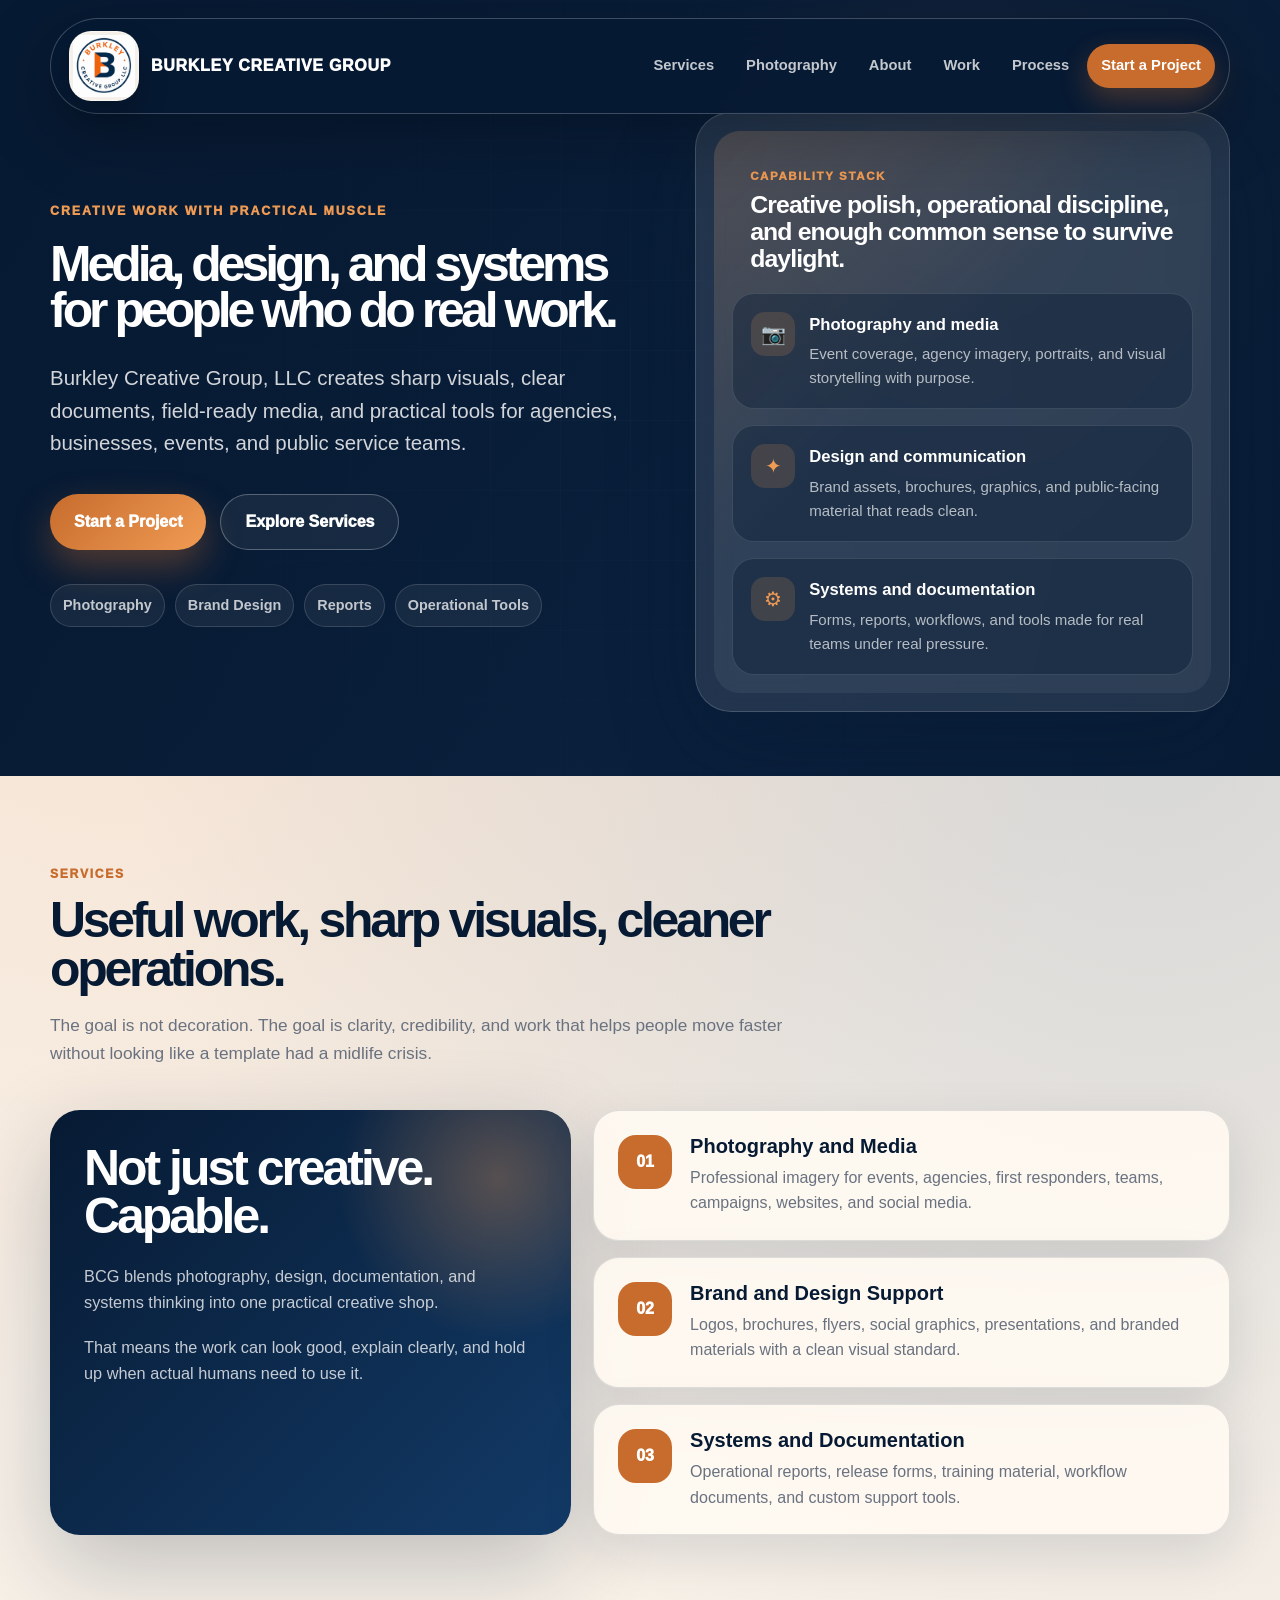
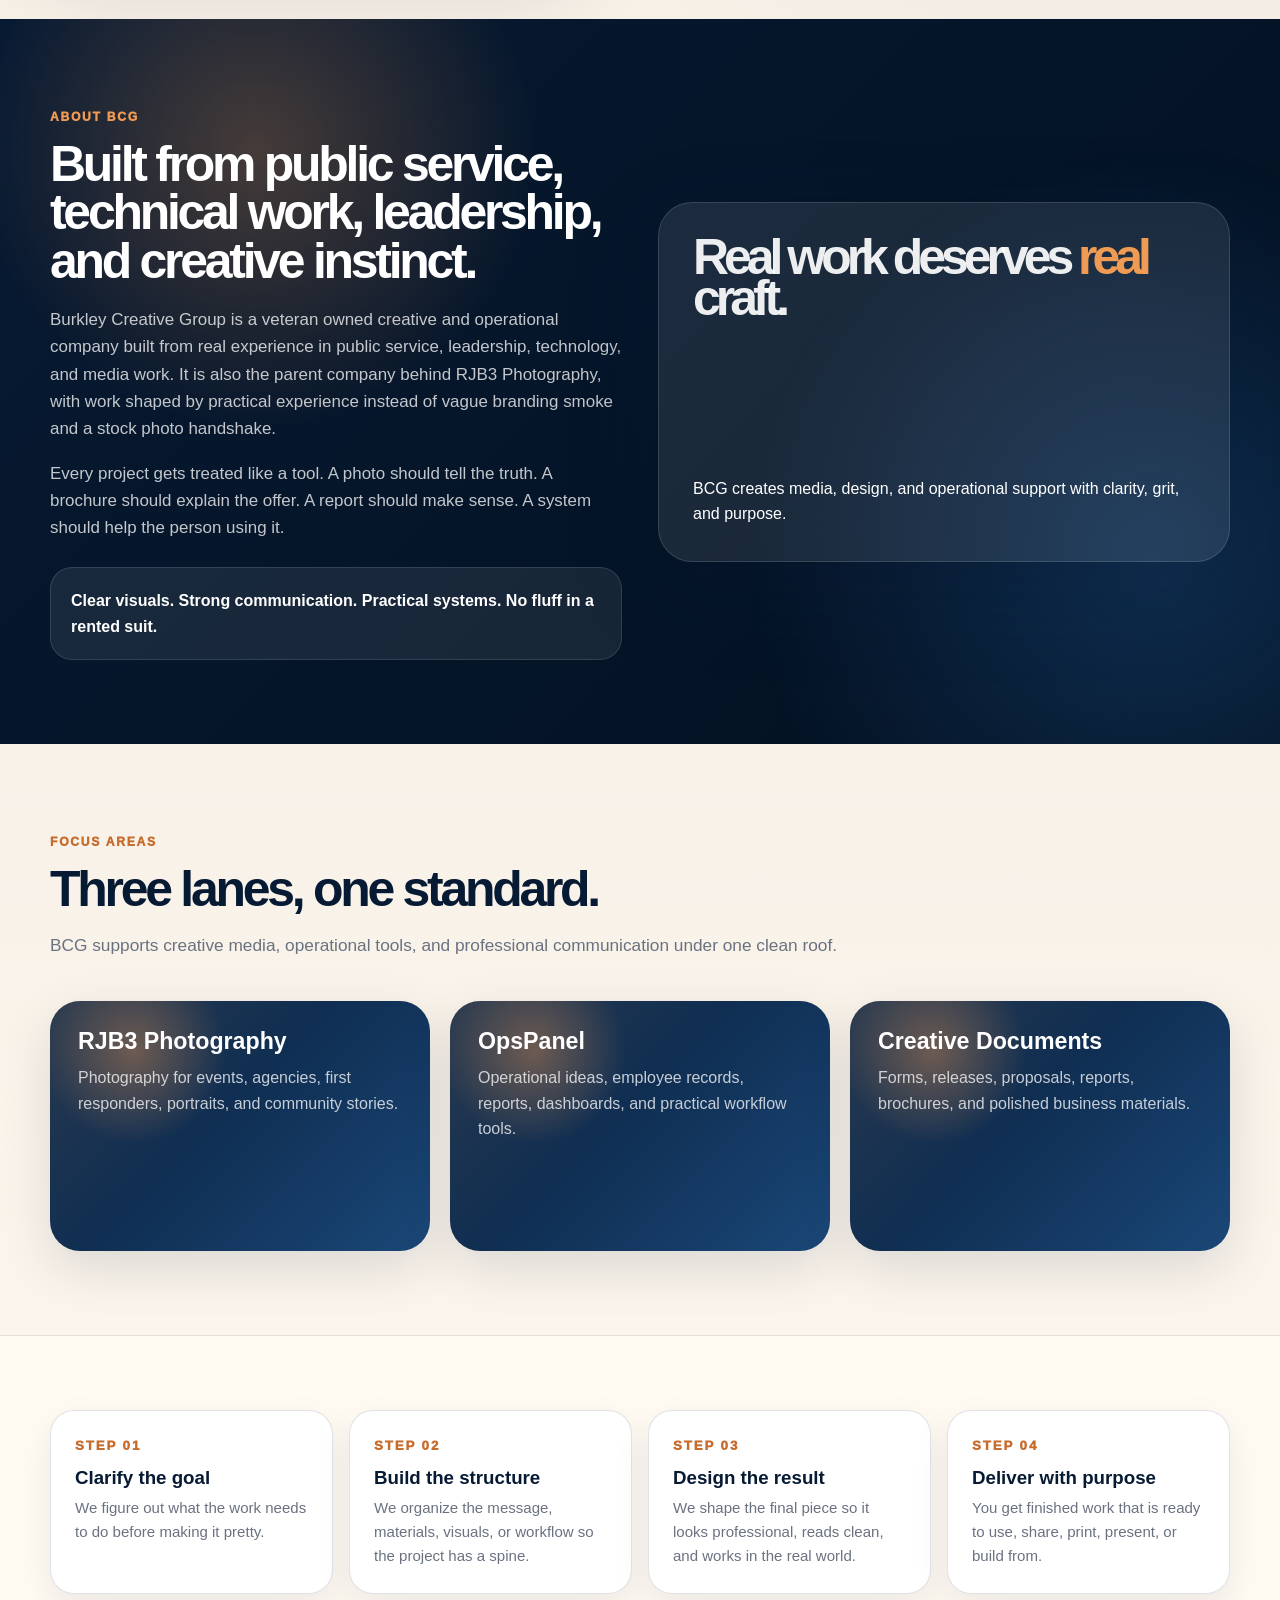
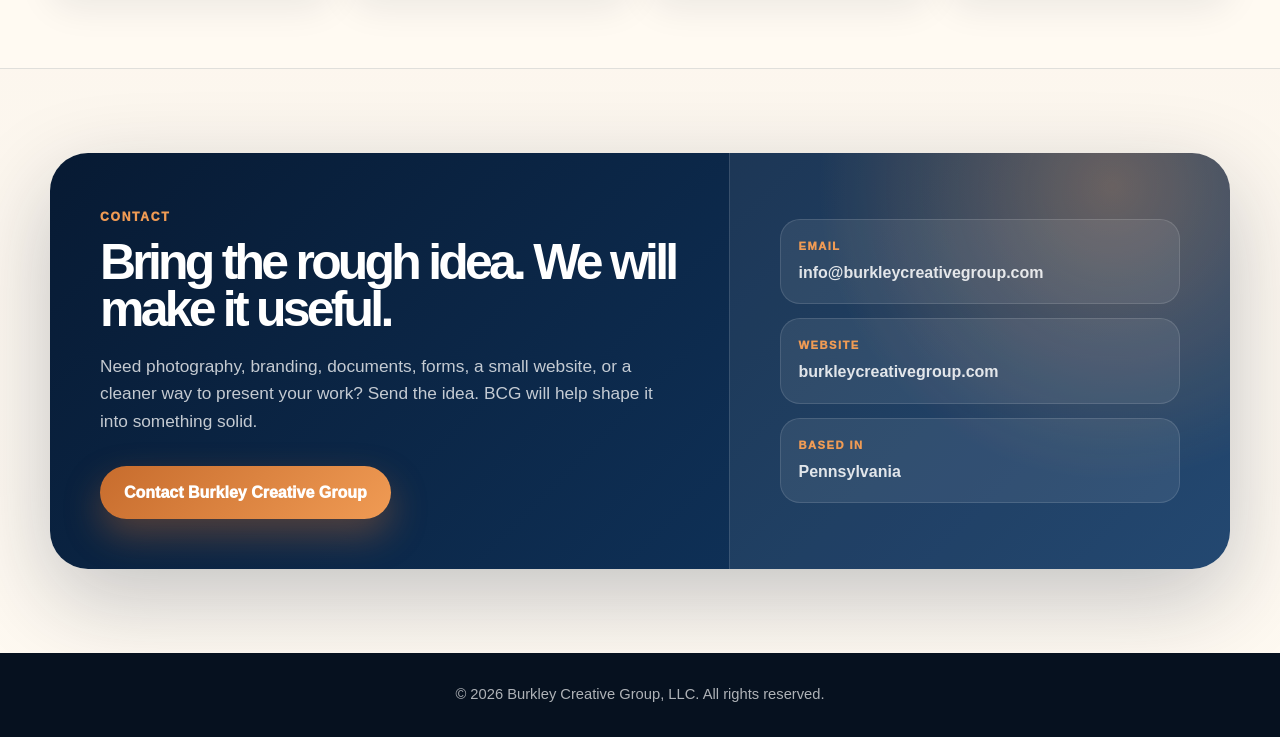
<file: index.html>
<!DOCTYPE html>
<html lang="en">
<head>
  <meta charset="UTF-8" />
  <meta name="viewport" content="width=device-width, initial-scale=1.0" />

  <title>Burkley Creative Group, LLC</title>
  <link rel="stylesheet" href="assets/css/site.css" />

  <meta
    name="description"
    content="Burkley Creative Group, LLC provides photography, media, design, documentation, and practical operational support for agencies, businesses, events, and public service teams."
  />

</head>

<body>
  <div class="page">
    <header class="header">
      <nav class="nav" aria-label="Primary navigation">
        <a class="brand" href="#top" aria-label="Burkley Creative Group home">
          <span class="brand-mark">
            <img class="brand-logo" src="images/logo/bcg.png" alt="Burkley Creative Group logo">
          </span>
          <span>Burkley Creative Group</span>
        </a>

        <div class="nav-links">
          <a href="#services">Services</a>
		  <a href="rjb3photo.html">Photography</a>
          <a href="#about">About</a>
          <a href="#work">Work</a>
          <a href="#process">Process</a>
          <a class="nav-button" href="#contact">Start a Project</a>
        </div>

        <div class="mobile-menu">
          <button class="menu-toggle" aria-label="Open menu">☰</button>

          <div class="mobile-dropdown">
            <a href="#services">Services</a>
			<a href="rjb3photo.html">Photography</a>
            <a href="#about">About</a>
            <a href="#work">Work</a>
            <a href="#process">Process</a>
            <a href="#contact">Contact</a>
          </div>
        </div>
      </nav>
    </header>

    <main id="top">
      <section class="hero">
        <div class="hero-inner">
          <div class="hero-copy">
            <div class="eyebrow">Creative work with practical muscle</div>

            <h1>Media, design, and systems for people who do real work.</h1>

            <p>
              Burkley Creative Group, LLC creates sharp visuals, clear documents, field-ready media, and practical tools for agencies, businesses, events, and public service teams.
            </p>

            <div class="hero-actions">
              <a class="button button-primary" href="#contact">Start a Project</a>
              <a class="button button-secondary" href="#services">Explore Services</a>
            </div>

            <div class="trust-row" aria-label="Company strengths">
              <span class="trust-pill">Photography</span>
              <span class="trust-pill">Brand Design</span>
              <span class="trust-pill">Reports</span>
              <span class="trust-pill">Operational Tools</span>
            </div>
          </div>

          <aside class="feature-panel" aria-label="Featured capabilities">
            <div class="feature-content">
              <div class="feature-title">
                <small>Capability Stack</small>
                <h2>Creative polish, operational discipline, and enough common sense to survive daylight.</h2>
              </div>

              <article class="feature-item">
                <div class="feature-icon">📷</div>
                <div>
                  <h3>Photography and media</h3>
                  <p>Event coverage, agency imagery, portraits, and visual storytelling with purpose.</p>
                </div>
              </article>

              <article class="feature-item">
                <div class="feature-icon">✦</div>
                <div>
                  <h3>Design and communication</h3>
                  <p>Brand assets, brochures, graphics, and public-facing material that reads clean.</p>
                </div>
              </article>

              <article class="feature-item">
                <div class="feature-icon">⚙</div>
                <div>
                  <h3>Systems and documentation</h3>
                  <p>Forms, reports, workflows, and tools made for real teams under real pressure.</p>
                </div>
              </article>
            </div>
          </aside>
        </div>
      </section>

      <section id="services" class="section">
        <div class="section-inner">
          <div class="section-heading">
            <span class="label">Services</span>
            <h2>Useful work, sharp visuals, cleaner operations.</h2>
            <p>
              The goal is not decoration. The goal is clarity, credibility, and work that helps people move faster without looking like a template had a midlife crisis.
            </p>
          </div>

          <div class="services-grid">
            <div class="services-intro">
              <h3>Not just creative. Capable.</h3>
              <p>
                BCG blends photography, design, documentation, and systems thinking into one practical creative shop.
              </p>
              <p>
                That means the work can look good, explain clearly, and hold up when actual humans need to use it.
              </p>
            </div>

            <div class="service-stack">
              <article class="service-card">
                <div class="service-number">01</div>
                <div>
                  <h3>Photography and Media</h3>
                  <p>Professional imagery for events, agencies, first responders, teams, campaigns, websites, and social media.</p>
                </div>
              </article>

              <article class="service-card">
                <div class="service-number">02</div>
                <div>
                  <h3>Brand and Design Support</h3>
                  <p>Logos, brochures, flyers, social graphics, presentations, and branded materials with a clean visual standard.</p>
                </div>
              </article>

              <article class="service-card">
                <div class="service-number">03</div>
                <div>
                  <h3>Systems and Documentation</h3>
                  <p>Operational reports, release forms, training material, workflow documents, and custom support tools.</p>
                </div>
              </article>
            </div>
          </div>
        </div>
      </section>

      <section id="about" class="dark-section section">
        <div class="section-inner about-grid">
          <div class="about-copy">
            <span class="label">About BCG</span>
            <h2>Built from public service, technical work, leadership, and creative instinct.</h2>
            <p>
              Burkley Creative Group is a veteran owned creative and operational company built from real experience in public service, leadership, technology, and media work. It is also the parent company behind RJB3 Photography, with work shaped by practical experience instead of vague branding smoke and a stock photo handshake.
            </p>
            <p>
              Every project gets treated like a tool. A photo should tell the truth. A brochure should explain the offer. A report should make sense. A system should help the person using it.
            </p>
            <div class="quote">Clear visuals. Strong communication. Practical systems. No fluff in a rented suit.</div>
          </div>

          <aside class="identity-card" aria-label="Brand statement">
            <strong>Real work deserves <span>real</span> craft.</strong>
            <p>BCG creates media, design, and operational support with clarity, grit, and purpose.</p>
          </aside>
        </div>
      </section>

      <section id="work" class="section">
        <div class="section-inner">
          <div class="section-heading">
            <span class="label">Focus Areas</span>
            <h2>Three lanes, one standard.</h2>
            <p>
              BCG supports creative media, operational tools, and professional communication under one clean roof.
            </p>
          </div>

          <div class="work-grid">
            <a class="work-card" href="rjb3photo.html" aria-label="Open RJB3 Photography page">
			<h3>RJB3 Photography</h3>
			<p>Photography for events, agencies, first responders, portraits, and community stories.</p>
			</a>

			<a class="work-card" href="opspanel.html" aria-label="Open OpsPanel page">
			  <h3>OpsPanel</h3>
			  <p>Operational ideas, employee records, reports, dashboards, and practical workflow tools.</p>
			</a>

            <article class="work-card">
              <h3>Creative Documents</h3>
              <p>Forms, releases, proposals, reports, brochures, and polished business materials.</p>
            </article>
          </div>
        </div>
      </section>

      <section id="process" class="process-band">
        <div class="process-grid">
          <article class="process-step">
            <small>Step 01</small>
            <h3>Clarify the goal</h3>
            <p>We figure out what the work needs to do before making it pretty.</p>
          </article>

          <article class="process-step">
            <small>Step 02</small>
            <h3>Build the structure</h3>
            <p>We organize the message, materials, visuals, or workflow so the project has a spine.</p>
          </article>

          <article class="process-step">
            <small>Step 03</small>
            <h3>Design the result</h3>
            <p>We shape the final piece so it looks professional, reads clean, and works in the real world.</p>
          </article>

          <article class="process-step">
            <small>Step 04</small>
            <h3>Deliver with purpose</h3>
            <p>You get finished work that is ready to use, share, print, present, or build from.</p>
          </article>
        </div>
      </section>

      <section id="contact" class="contact">
        <div class="contact-panel">
          <div class="contact-main">
            <span class="label">Contact</span>
            <h2>Bring the rough idea. We will make it useful.</h2>
            <p>
              Need photography, branding, documents, forms, a small website, or a cleaner way to present your work? Send the idea. BCG will help shape it into something solid.
            </p>
            <a class="button button-primary" href="mailto:info@burkleycreativegroup.com">Contact Burkley Creative Group</a>
          </div>

          <aside class="contact-info" aria-label="Contact details">
            <div class="info-card">
              <small>Email</small>
              <span>info@burkleycreativegroup.com</span>
            </div>
            <div class="info-card">
              <small>Website</small>
              <span>burkleycreativegroup.com</span>
            </div>
            <div class="info-card">
              <small>Based In</small>
              <span>Pennsylvania</span>
            </div>
          </aside>
        </div>
      </section>
    </main>

    <footer class="footer">
      <p>© 2026 Burkley Creative Group, LLC. All rights reserved.</p>
    </footer>
  </div>
</body>
</html>
</file>
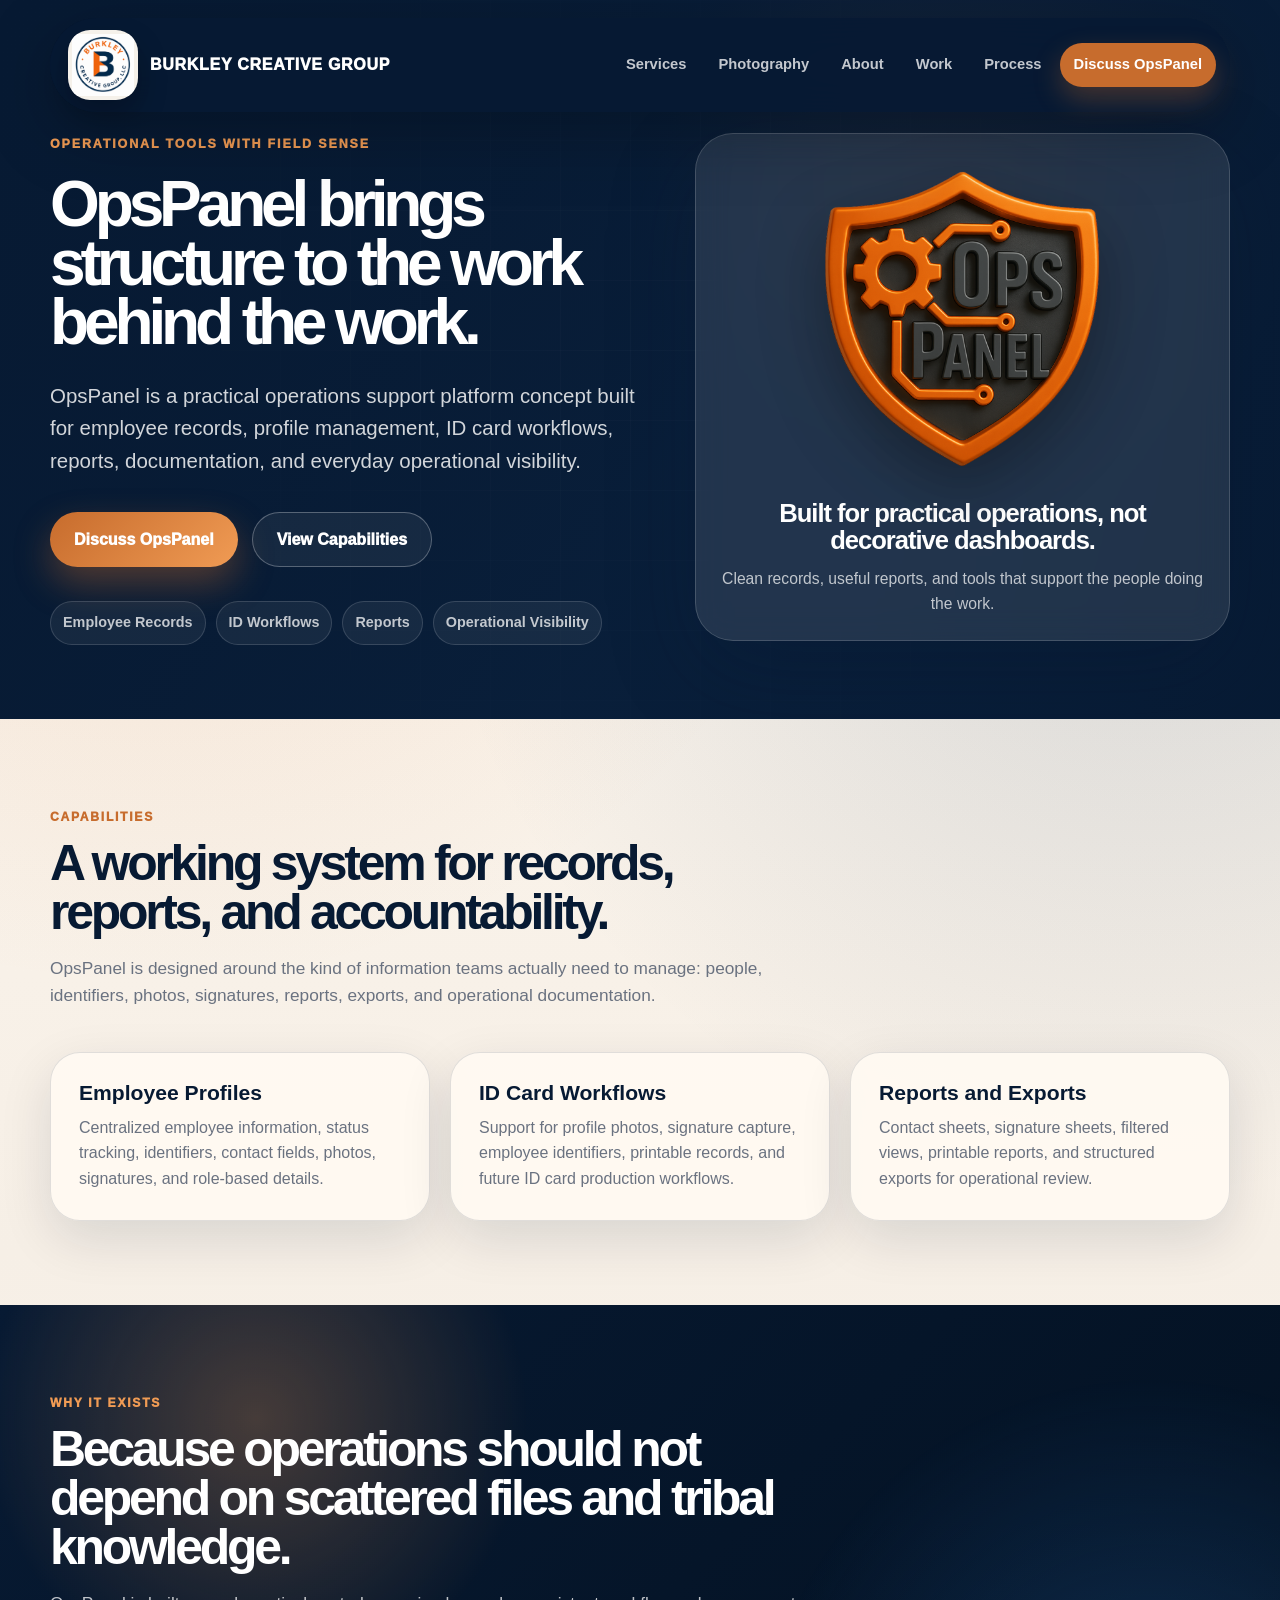
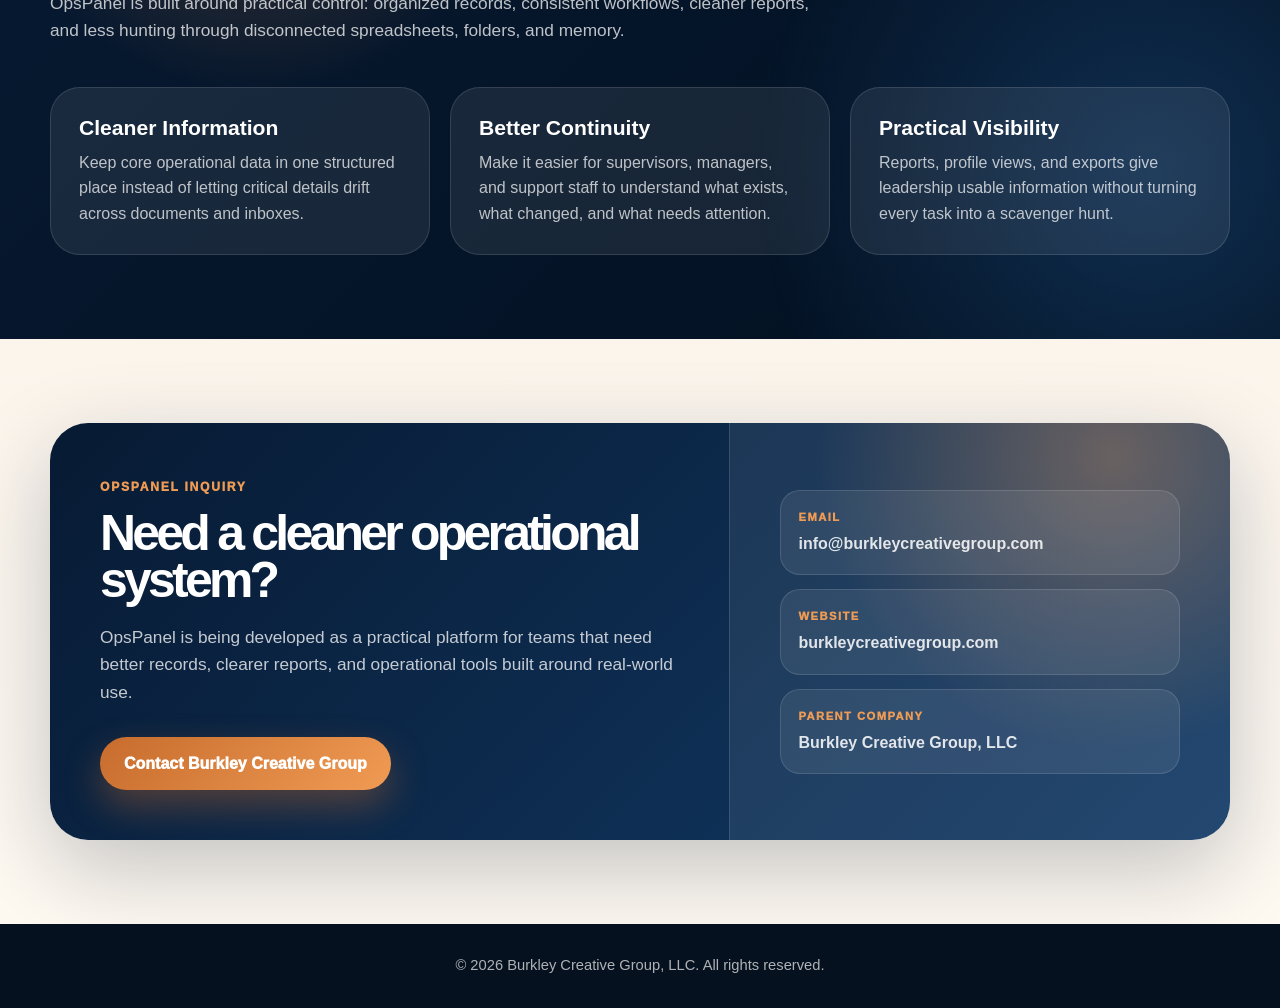
<file: opspanel.html>
<!DOCTYPE html>
<html lang="en">
<head>
  <meta charset="UTF-8" />
  <meta name="viewport" content="width=device-width, initial-scale=1.0" />

  <title>OpsPanel | Burkley Creative Group, LLC</title>
  <link rel="stylesheet" href="assets/css/opspanel.css" />

  <meta
    name="description"
    content="OpsPanel is a practical operations support platform concept by Burkley Creative Group, LLC, built for employee records, ID workflows, reports, documentation, and operational visibility."
  />

</head>

<body>
  <div class="page">
    <header class="header">
      <nav class="nav" aria-label="Primary navigation">
        <a class="brand" href="index.html" aria-label="Burkley Creative Group home">
          <span class="brand-mark">
            <img class="brand-logo" src="images/logo/bcg.png" alt="Burkley Creative Group logo">
          </span>
          <span>Burkley Creative Group</span>
        </a>

        <div class="nav-links">
          <a href="index.html#services">Services</a>
          <a href="rjb3photo.html">Photography</a>
          <a href="index.html#about">About</a>
          <a href="index.html#work">Work</a>
          <a href="index.html#process">Process</a>
          <a class="nav-button" href="#contact">Discuss OpsPanel</a>
        </div>
      </nav>
    </header>

    <main id="top">
      <section class="hero">
        <div class="hero-inner">
          <div>
            <div class="eyebrow">Operational tools with field sense</div>

            <h1>OpsPanel brings structure to the work behind the work.</h1>

            <p>
              OpsPanel is a practical operations support platform concept built for employee records, profile management, ID card workflows, reports, documentation, and everyday operational visibility.
            </p>

            <div class="hero-actions">
              <a class="button button-primary" href="mailto:info@burkleycreativegroup.com?subject=OpsPanel Inquiry">Discuss OpsPanel</a>
              <a class="button button-secondary" href="#capabilities">View Capabilities</a>
            </div>

            <div class="trust-row" aria-label="OpsPanel focus areas">
              <span class="trust-pill">Employee Records</span>
              <span class="trust-pill">ID Workflows</span>
              <span class="trust-pill">Reports</span>
              <span class="trust-pill">Operational Visibility</span>
            </div>
          </div>

          <aside class="ops-panel" aria-label="OpsPanel logo and summary">
            <img class="ops-logo" src="images/logo/ops.png" alt="OpsPanel logo">
            <h2>Built for practical operations, not decorative dashboards.</h2>
            <p>
              Clean records, useful reports, and tools that support the people doing the work.
            </p>
          </aside>
        </div>
      </section>

      <section id="capabilities" class="section">
        <div class="section-inner">
          <div class="section-heading">
            <span class="label">Capabilities</span>
            <h2>A working system for records, reports, and accountability.</h2>
            <p>
              OpsPanel is designed around the kind of information teams actually need to manage: people, identifiers, photos, signatures, reports, exports, and operational documentation.
            </p>
          </div>

          <div class="grid">
            <article class="card">
              <h3>Employee Profiles</h3>
              <p>
                Centralized employee information, status tracking, identifiers, contact fields, photos, signatures, and role-based details.
              </p>
            </article>

            <article class="card">
              <h3>ID Card Workflows</h3>
              <p>
                Support for profile photos, signature capture, employee identifiers, printable records, and future ID card production workflows.
              </p>
            </article>

            <article class="card">
              <h3>Reports and Exports</h3>
              <p>
                Contact sheets, signature sheets, filtered views, printable reports, and structured exports for operational review.
              </p>
            </article>
          </div>
        </div>
      </section>

      <section class="dark-section section">
        <div class="section-inner dark-inner">
          <div class="section-heading">
            <span class="label">Why It Exists</span>
            <h2>Because operations should not depend on scattered files and tribal knowledge.</h2>
            <p>
              OpsPanel is built around practical control: organized records, consistent workflows, cleaner reports, and less hunting through disconnected spreadsheets, folders, and memory.
            </p>
          </div>

          <div class="grid">
            <article class="card">
              <h3>Cleaner Information</h3>
              <p>
                Keep core operational data in one structured place instead of letting critical details drift across documents and inboxes.
              </p>
            </article>

            <article class="card">
              <h3>Better Continuity</h3>
              <p>
                Make it easier for supervisors, managers, and support staff to understand what exists, what changed, and what needs attention.
              </p>
            </article>

            <article class="card">
              <h3>Practical Visibility</h3>
              <p>
                Reports, profile views, and exports give leadership usable information without turning every task into a scavenger hunt.
              </p>
            </article>
          </div>
        </div>
      </section>

      <section id="contact" class="contact">
        <div class="contact-panel">
          <div class="contact-main">
            <span class="label">OpsPanel Inquiry</span>
            <h2>Need a cleaner operational system?</h2>
            <p>
              OpsPanel is being developed as a practical platform for teams that need better records, clearer reports, and operational tools built around real-world use.
            </p>
            <a class="button button-primary" href="mailto:info@burkleycreativegroup.com?subject=OpsPanel Inquiry">Contact Burkley Creative Group</a>
          </div>

          <aside class="contact-info" aria-label="Contact details">
            <div class="info-card">
              <small>Email</small>
              <span>info@burkleycreativegroup.com</span>
            </div>
            <div class="info-card">
              <small>Website</small>
              <span>burkleycreativegroup.com</span>
            </div>
            <div class="info-card">
              <small>Parent Company</small>
              <span>Burkley Creative Group, LLC</span>
            </div>
          </aside>
        </div>
      </section>
    </main>

    <footer class="footer">
      <p>© 2026 Burkley Creative Group, LLC. All rights reserved.</p>
    </footer>
  </div>
</body>
</html>
</file>
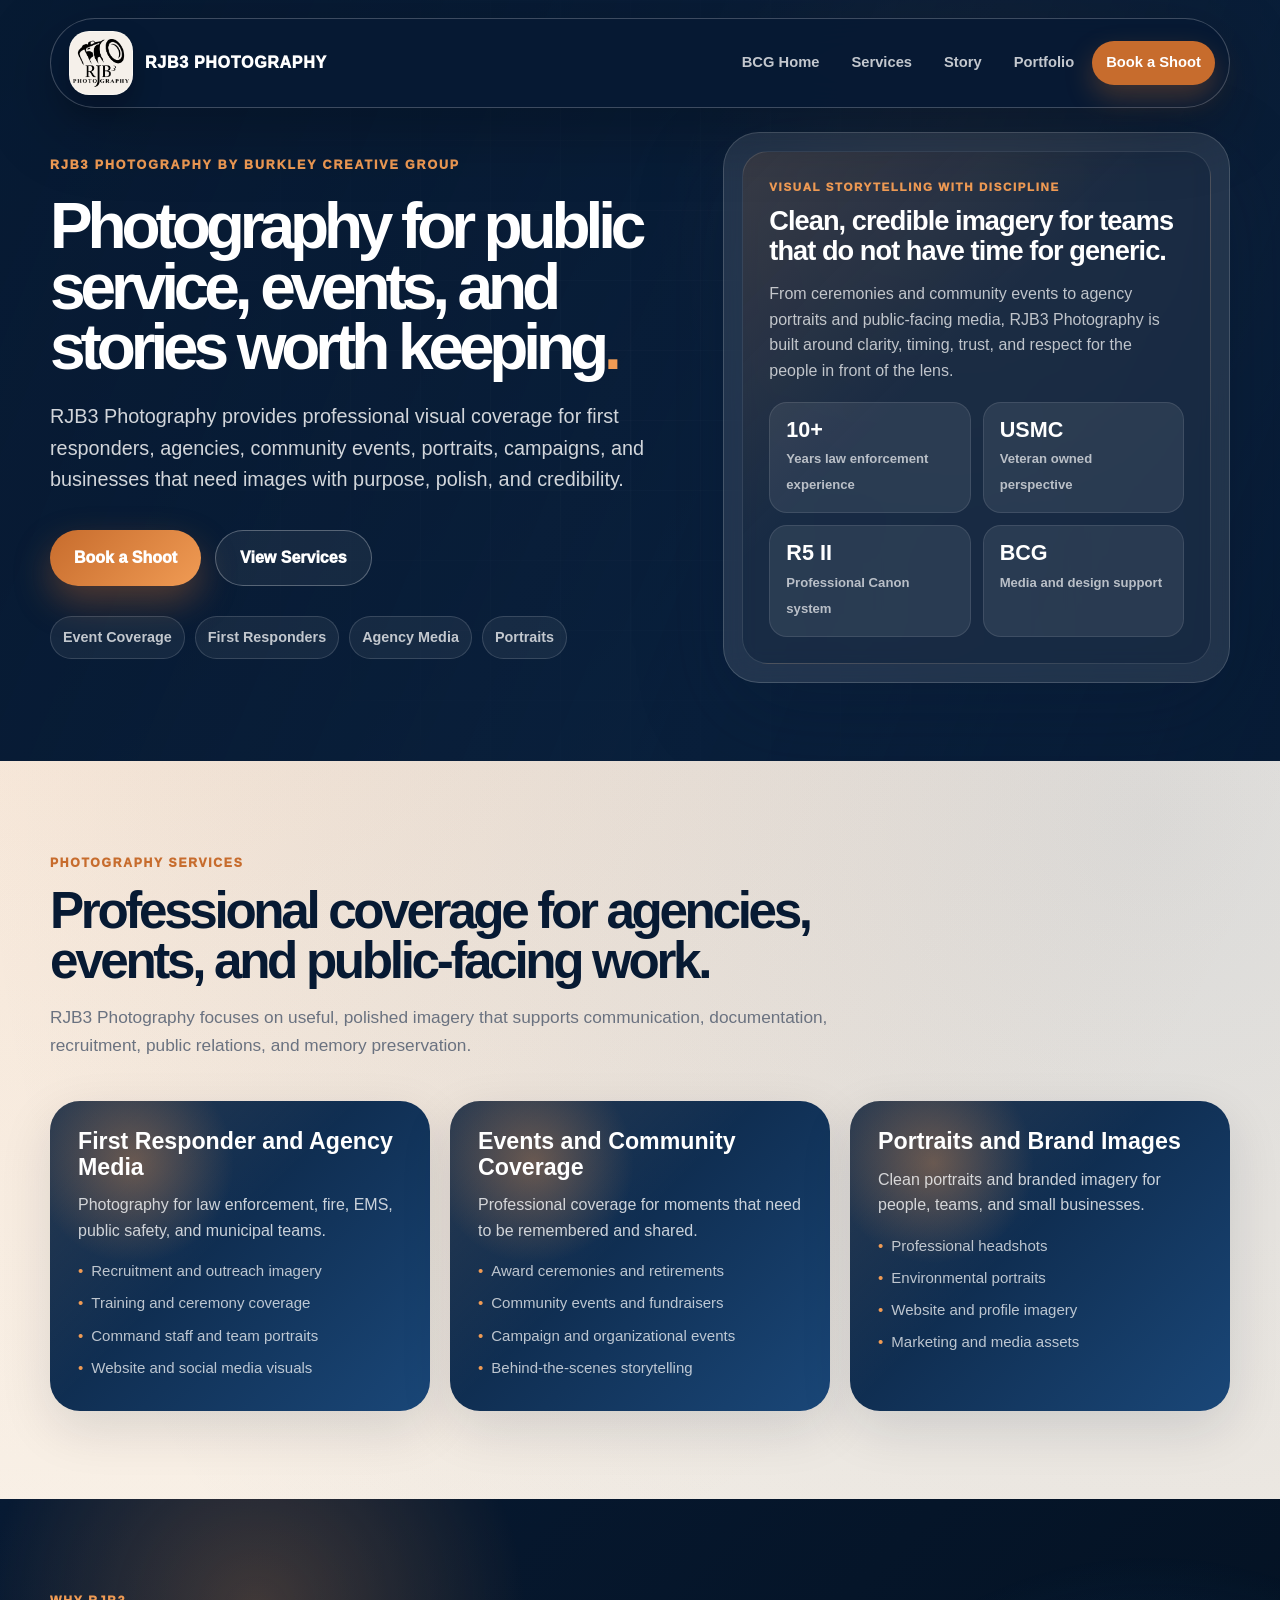
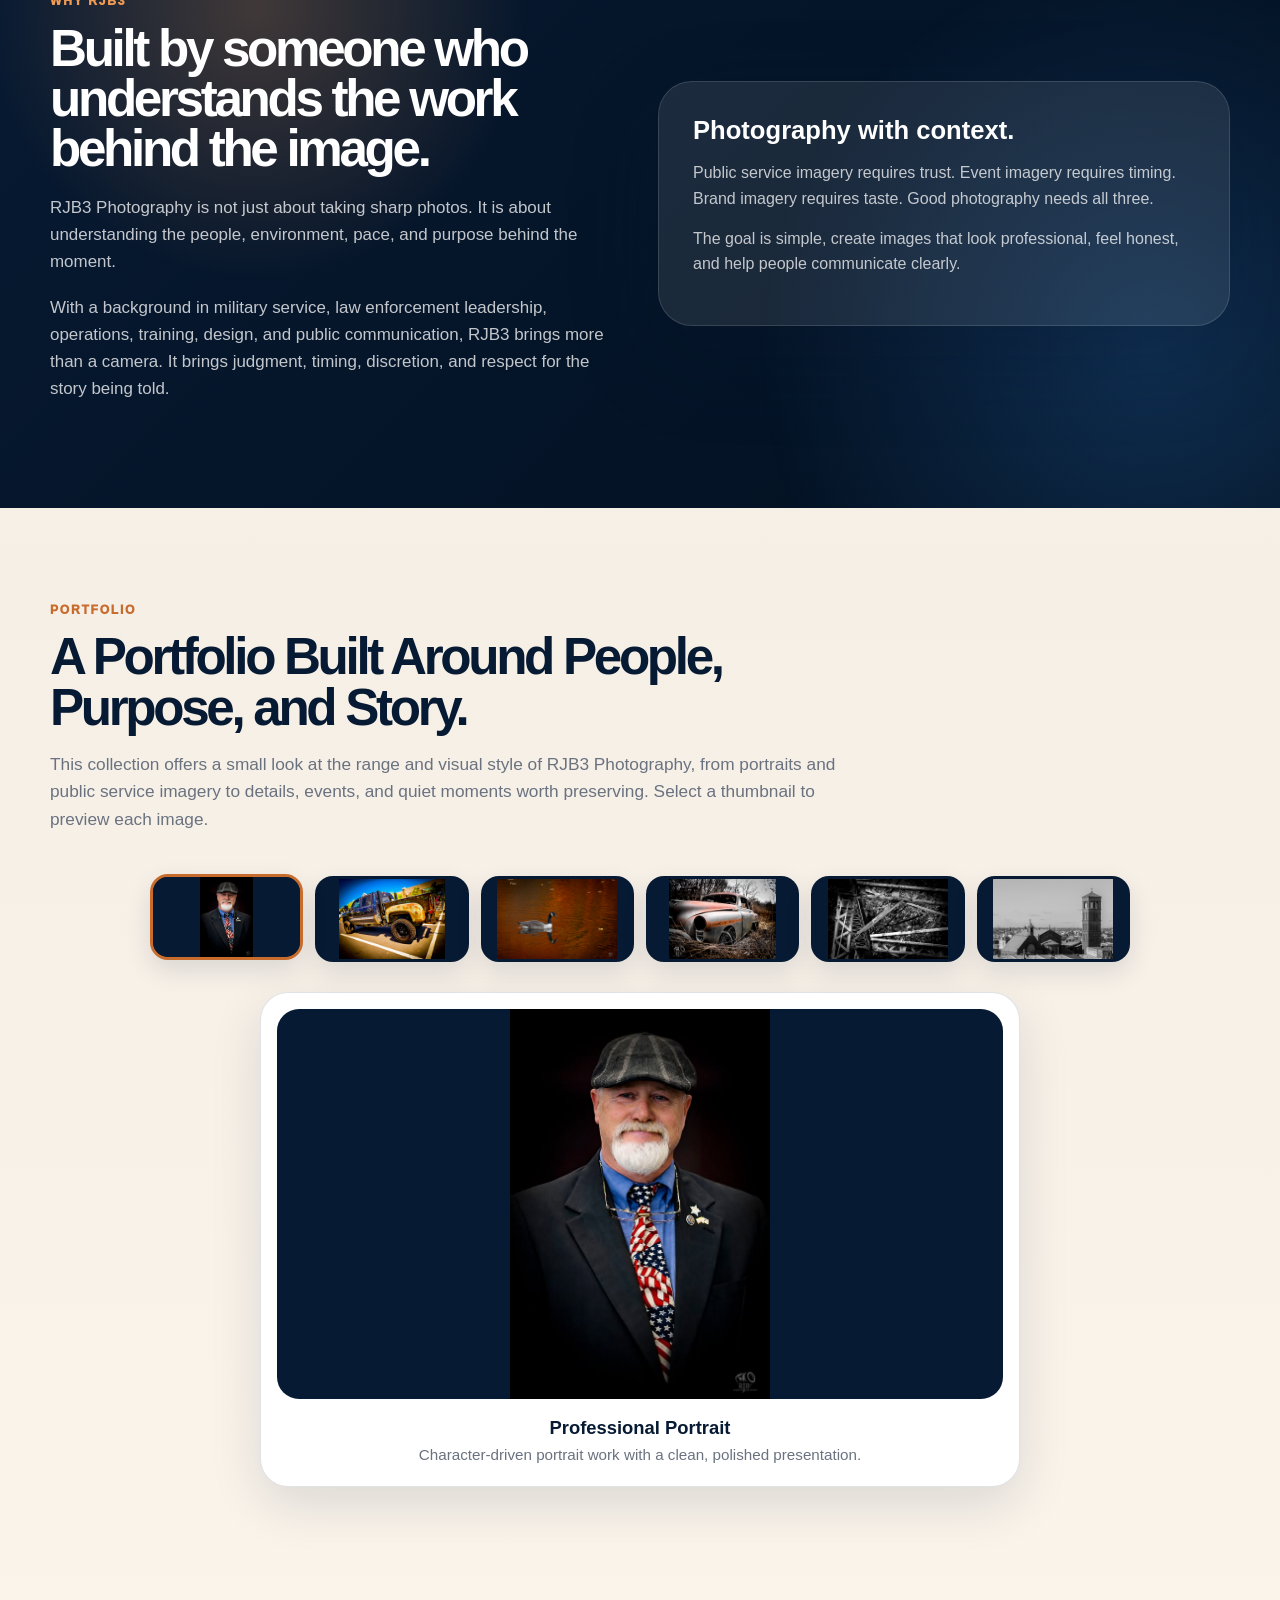
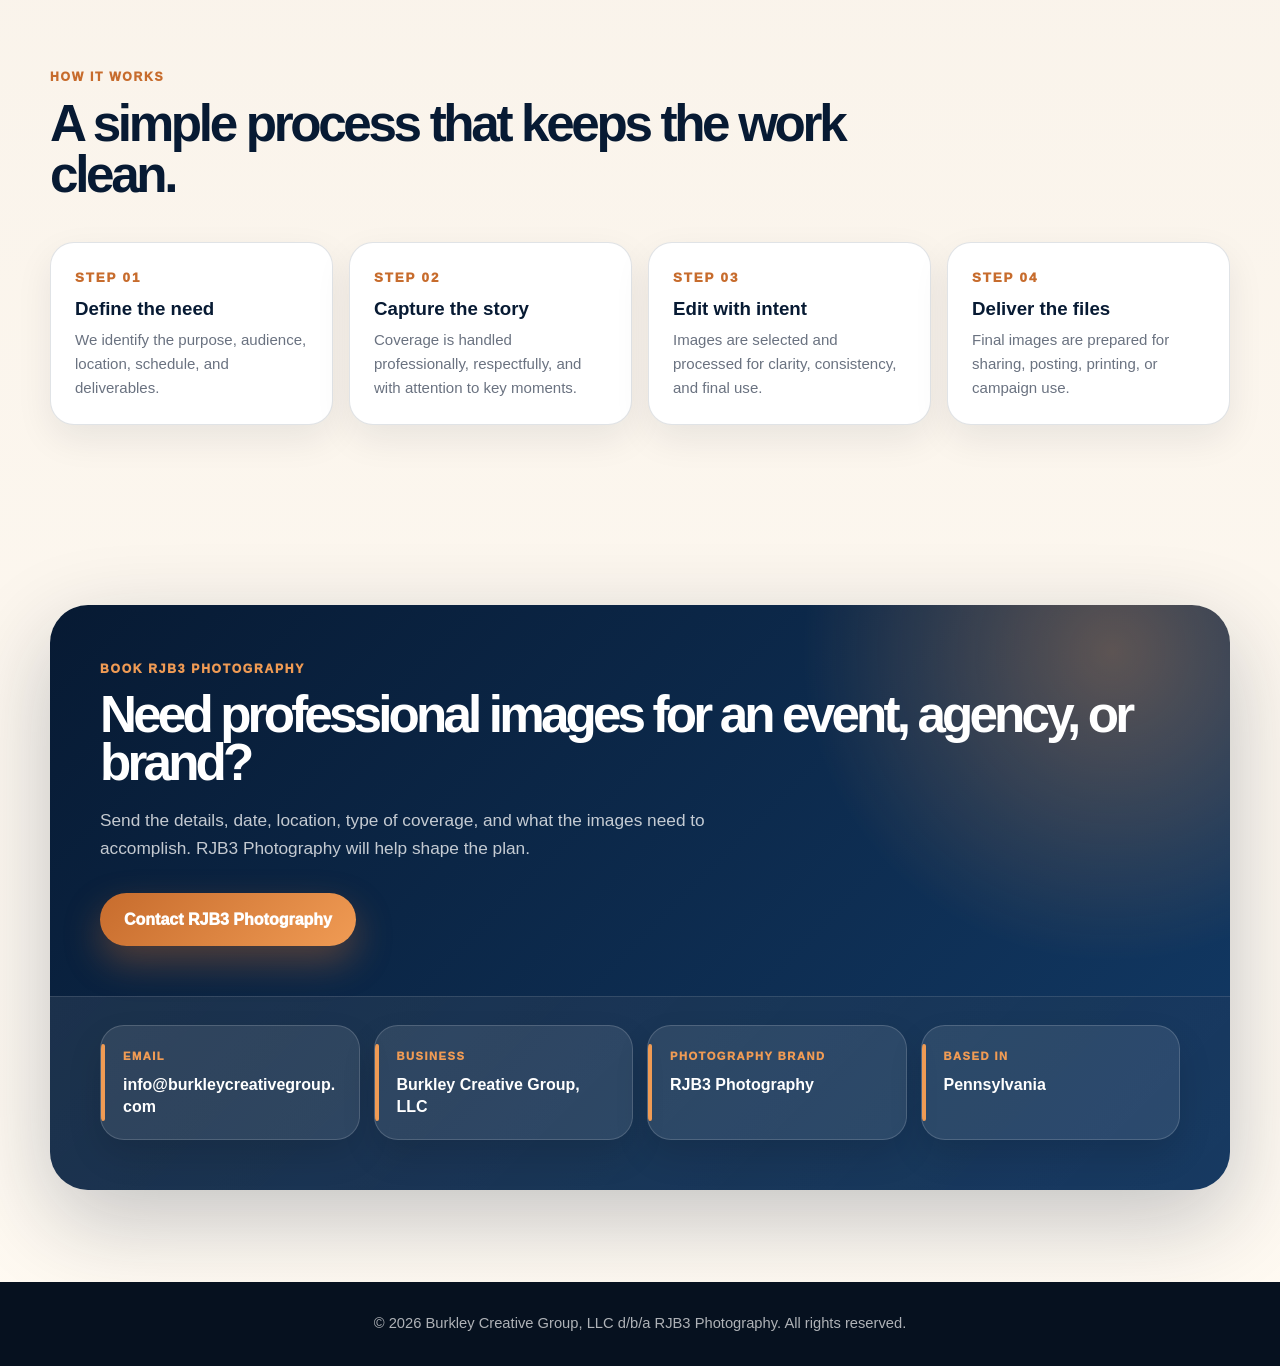
<file: rjb3photo.html>
<!DOCTYPE html>
<html lang="en">
<head>
  <meta charset="UTF-8" />
  <meta name="viewport" content="width=device-width, initial-scale=1.0" />

  <title>RJB3 Photography | Burkley Creative Group, LLC</title>
  <link rel="stylesheet" href="assets/css/rjb3photo.css?v=2" />

  <meta
    name="description"
    content="RJB3 Photography provides event photography, first responder photography, agency media, portraits, and professional visual storytelling through Burkley Creative Group, LLC."
  />

</head>

<body>
  <div class="page">
    <header class="header">
      <nav class="nav" aria-label="Primary navigation">
        <a class="brand" href="index.html" aria-label="Burkley Creative Group home">
          <span class="brand-mark">
            <img class="brand-logo" src="images/logo/rjb3photo-black.png" alt="RJB3 Photography logo">
          </span>
          <span>RJB3 Photography</span>
        </a>

        <div class="nav-links">
          <a href="index.html">BCG Home</a>
          <a href="#services">Services</a>
          <a href="#story">Story</a>
          <a href="#portfolio">Portfolio</a>
          <a href="#contact" class="nav-button">Book a Shoot</a>
        </div>

        <div class="mobile-menu">
          <button class="menu-toggle" aria-label="Open menu">☰</button>

          <div class="mobile-dropdown">
            <a href="index.html">BCG Home</a>
            <a href="#services">Services</a>
            <a href="#story">Story</a>
            <a href="#portfolio">Portfolio</a>
            <a href="#contact">Contact</a>
          </div>
        </div>
      </nav>
    </header>

    <main id="top">
      <section class="hero">
        <div class="hero-inner">
          <div class="hero-copy">
            <div class="eyebrow">RJB3 Photography by Burkley Creative Group</div>

            <h1>Photography for public service, events, and stories worth keeping<span>.</span></h1>

            <p>
              RJB3 Photography provides professional visual coverage for first responders, agencies, community events, portraits, campaigns, and businesses that need images with purpose, polish, and credibility.
            </p>

            <div class="hero-actions">
              <a class="button button-primary" href="#contact">Book a Shoot</a>
              <a class="button button-secondary" href="#services">View Services</a>
            </div>

            <div class="trust-row" aria-label="Photography strengths">
              <span class="trust-pill">Event Coverage</span>
              <span class="trust-pill">First Responders</span>
              <span class="trust-pill">Agency Media</span>
              <span class="trust-pill">Portraits</span>
            </div>
          </div>

          <aside class="hero-card" aria-label="Photography focus">
            <div class="hero-card-inner">
              <small>Visual storytelling with discipline</small>
              <h2>Clean, credible imagery for teams that do not have time for generic.</h2>
              <p>
                From ceremonies and community events to agency portraits and public-facing media, RJB3 Photography is built around clarity, timing, trust, and respect for the people in front of the lens.
              </p>

              <div class="stat-grid">
                <div class="stat">
                  <strong>10+</strong>
                  <span>Years law enforcement experience</span>
                </div>
                <div class="stat">
                  <strong>USMC</strong>
                  <span>Veteran owned perspective</span>
                </div>
                <div class="stat">
                  <strong>R5 II</strong>
                  <span>Professional Canon system</span>
                </div>
                <div class="stat">
                  <strong>BCG</strong>
                  <span>Media and design support</span>
                </div>
              </div>
            </div>
          </aside>
        </div>
      </section>

      <section id="services" class="section">
        <div class="section-inner">
          <div class="section-heading">
            <span class="label">Photography Services</span>
            <h2>Professional coverage for agencies, events, and public-facing work.</h2>
            <p>
              RJB3 Photography focuses on useful, polished imagery that supports communication, documentation, recruitment, public relations, and memory preservation.
            </p>
          </div>

          <div class="services-grid">
            <article class="service-card">
              <h3>First Responder and Agency Media</h3>
              <p>Photography for law enforcement, fire, EMS, public safety, and municipal teams.</p>
              <ul>
                <li>Recruitment and outreach imagery</li>
                <li>Training and ceremony coverage</li>
                <li>Command staff and team portraits</li>
                <li>Website and social media visuals</li>
              </ul>
            </article>

            <article class="service-card">
              <h3>Events and Community Coverage</h3>
              <p>Professional coverage for moments that need to be remembered and shared.</p>
              <ul>
                <li>Award ceremonies and retirements</li>
                <li>Community events and fundraisers</li>
                <li>Campaign and organizational events</li>
                <li>Behind-the-scenes storytelling</li>
              </ul>
            </article>

            <article class="service-card">
              <h3>Portraits and Brand Images</h3>
              <p>Clean portraits and branded imagery for people, teams, and small businesses.</p>
              <ul>
                <li>Professional headshots</li>
                <li>Environmental portraits</li>
                <li>Website and profile imagery</li>
                <li>Marketing and media assets</li>
              </ul>
            </article>
          </div>
        </div>
      </section>

      <section id="story" class="dark-section section">
        <div class="section-inner story-grid">
          <div class="story-copy">
            <span class="label">Why RJB3</span>
            <h2>Built by someone who understands the work behind the image.</h2>
            <p>
              RJB3 Photography is not just about taking sharp photos. It is about understanding the people, environment, pace, and purpose behind the moment.
            </p>
            <p>
              With a background in military service, law enforcement leadership, operations, training, design, and public communication, RJB3 brings more than a camera. It brings judgment, timing, discretion, and respect for the story being told.
            </p>
          </div>

          <aside class="story-card">
            <h3>Photography with context.</h3>
            <p>
              Public service imagery requires trust. Event imagery requires timing. Brand imagery requires taste. Good photography needs all three.
            </p>
            <p>
              The goal is simple, create images that look professional, feel honest, and help people communicate clearly.
            </p>
          </aside>
        </div>
      </section>

            <section id="portfolio" class="section">
        <div class="section-inner">
          <div class="section-heading">
            <span class="label">Portfolio</span>
            <h2>A Portfolio Built Around People, Purpose, and Story.</h2>
				<p>
				  This collection offers a small look at the range and visual style of RJB3 Photography, from portraits and public service imagery to details, events, and quiet moments worth preserving. Select a thumbnail to preview each image.
				</p>
			</div>

          <div class="portfolio-tab-gallery">
            <ul class="portfolio-tabs">
              <li>
                <input type="radio" name="portfolio-select" id="portfolio-image-01" checked>
                <label class="portfolio-thumb" for="portfolio-image-01">
                  <img src="images/photography/gallery/showcase/showcase-01.jpg" alt="RJB3 Photography thumbnail 1">
                </label>
				<div class="portfolio-preview">
				  <img src="images/photography/gallery/showcase/showcase-01.jpg" alt="RJB3 Photography showcase image 1">
				  <div class="portfolio-caption">
					<h3>Professional Portrait</h3>
					<p>Character-driven portrait work with a clean, polished presentation.</p>
				  </div>
				</div>
              </li>

              <li>
                <input type="radio" name="portfolio-select" id="portfolio-image-02">
                <label class="portfolio-thumb" for="portfolio-image-02">
                  <img src="images/photography/gallery/showcase/showcase-02.jpg" alt="RJB3 Photography thumbnail 2">
                </label>
					<div class="portfolio-preview">
					  <img src="images/photography/gallery/showcase/showcase-02.jpg" alt="RJB3 Photography showcase image 2">
					  <div class="portfolio-caption">
						<h3>Automotive Detail</h3>
						<p>Bold color, texture, and subject-focused composition.</p>
					  </div>
					</div>
				</li>

              <li>
                <input type="radio" name="portfolio-select" id="portfolio-image-03">
                <label class="portfolio-thumb" for="portfolio-image-03">
                  <img src="images/photography/gallery/showcase/showcase-03.jpg" alt="RJB3 Photography thumbnail 3">
                </label>
				<div class="portfolio-preview">
				  <img src="images/photography/gallery/showcase/showcase-03.jpg" alt="RJB3 Photography showcase image 3">
				  <div class="portfolio-caption">
					<h3>Nature and Wildlife</h3>
					<p>Quiet moments captured with patience, mood, and atmosphere.</p>
				  </div>
				</div>
              </li>

              <li>
                <input type="radio" name="portfolio-select" id="portfolio-image-04">
                <label class="portfolio-thumb" for="portfolio-image-04">
                  <img src="images/photography/gallery/showcase/showcase-04.jpg" alt="RJB3 Photography thumbnail 4">
                </label>
				<div class="portfolio-preview">
				  <img src="images/photography/gallery/showcase/showcase-04.jpg" alt="RJB3 Photography showcase image 4">
				  <div class="portfolio-caption">
					<h3>Found Objects and Texture</h3>
					<p>Visual storytelling through age, detail, and character.</p>
				  </div>
				</div>
              </li>

              <li>
                <input type="radio" name="portfolio-select" id="portfolio-image-05">
                <label class="portfolio-thumb" for="portfolio-image-05">
                  <img src="images/photography/gallery/showcase/showcase-05.jpg" alt="RJB3 Photography thumbnail 5">
                </label>
				<div class="portfolio-preview">
				  <img src="images/photography/gallery/showcase/showcase-05.jpg" alt="RJB3 Photography showcase image 5">
				  <div class="portfolio-caption">
					<h3>Structure and Contrast</h3>
					<p>Black-and-white imagery focused on shape, line, and mood.</p>
				  </div>
				</div>
              </li>

              <li>
                <input type="radio" name="portfolio-select" id="portfolio-image-06">
                <label class="portfolio-thumb" for="portfolio-image-06">
                  <img src="images/photography/gallery/showcase/showcase-06.jpg" alt="RJB3 Photography thumbnail 6">
                </label>
				<div class="portfolio-preview">
				  <img src="images/photography/gallery/showcase/showcase-06.jpg" alt="RJB3 Photography showcase image 6">
				  <div class="portfolio-caption">
					<h3>Community and Place</h3>
					<p>Architectural and location-based imagery with a sense of history.</p>
				  </div>
				</div>
              </li>
            </ul>
          </div>
        </div>
      </section>
      <section id="process" class="section">
        <div class="section-inner">
          <div class="section-heading">
            <span class="label">How It Works</span>
            <h2>A simple process that keeps the work clean.</h2>
          </div>

          <div class="process-grid">
            <article class="process-step">
              <small>Step 01</small>
              <h3>Define the need</h3>
              <p>We identify the purpose, audience, location, schedule, and deliverables.</p>
            </article>

            <article class="process-step">
              <small>Step 02</small>
              <h3>Capture the story</h3>
              <p>Coverage is handled professionally, respectfully, and with attention to key moments.</p>
            </article>

            <article class="process-step">
              <small>Step 03</small>
              <h3>Edit with intent</h3>
              <p>Images are selected and processed for clarity, consistency, and final use.</p>
            </article>

            <article class="process-step">
              <small>Step 04</small>
              <h3>Deliver the files</h3>
              <p>Final images are prepared for sharing, posting, printing, or campaign use.</p>
            </article>
          </div>
        </div>
      </section>
      <section id="contact" class="contact">
        <div class="contact-panel">
          <div class="contact-main">
            <span class="label">Book RJB3 Photography</span>
            <h2>Need professional images for an event, agency, or brand?</h2>
            <p>
              Send the details, date, location, type of coverage, and what the images need to accomplish. RJB3 Photography will help shape the plan.
            </p>
            <a class="button button-primary" href="mailto:info@burkleycreativegroup.com?subject=RJB3%20Photography%20Inquiry">Contact RJB3 Photography</a>
          </div>

          <aside class="contact-info" aria-label="Contact details">
            <div class="info-card">
              <small>Email</small>
              <span>info@burkleycreativegroup.com</span>
            </div>
            <div class="info-card">
              <small>Business</small>
              <span>Burkley Creative Group, LLC</span>
            </div>
            <div class="info-card">
              <small>Photography Brand</small>
              <span>RJB3 Photography</span>
            </div>
            <div class="info-card">
              <small>Based In</small>
              <span>Pennsylvania</span>
            </div>
          </aside>
        </div>
      </section>
    </main>

    <footer class="footer">
      <p>© 2026 Burkley Creative Group, LLC d/b/a RJB3 Photography. All rights reserved.</p>
    </footer>
  </div>
</body>
</html>
</file>
<file: assets/css/site.css>
:root {
      --navy: #071a33;
      --navy-deep: #03101f;
      --blue: #123a66;
      --blue-soft: #1a4778;
      --orange: #c76c2d;
      --orange-light: #f09b54;
      --cream: #f6efe6;
      --paper: #fffaf2;
      --white: #ffffff;
      --ink: #121924;
      --muted: #6a7280;
      --line: rgba(7, 26, 51, 0.12);
      --glass: rgba(255, 255, 255, 0.1);
      --shadow: 0 30px 90px rgba(7, 26, 51, 0.24);
      --soft-shadow: 0 18px 52px rgba(7, 26, 51, 0.12);
      --radius: 30px;
    }

    * {
      box-sizing: border-box;
      margin: 0;
      padding: 0;
    }

    html {
      scroll-behavior: smooth;
    }

    body {
      font-family: Arial, Helvetica, sans-serif;
      color: var(--ink);
      background: var(--cream);
      line-height: 1.6;
      overflow-x: hidden;
    }

    a {
      color: inherit;
      text-decoration: none;
    }

    .page {
      min-height: 100vh;
      background:
        radial-gradient(circle at 12% 10%, rgba(199, 108, 45, 0.16), transparent 28%),
        radial-gradient(circle at 90% 18%, rgba(18, 58, 102, 0.16), transparent 30%),
        linear-gradient(180deg, #fff8ef 0%, #f6efe6 48%, #fffaf2 100%);
    }

    .header {
      position: fixed;
      top: 18px;
      left: 50%;
      z-index: 1000;
      width: min(1180px, calc(100% - 32px));
      transform: translateX(-50%);
      border: 1px solid rgba(255, 255, 255, 0.22);
      border-radius: 999px;
      background: rgba(7, 26, 51, 0.9);
      box-shadow: 0 20px 70px rgba(0, 0, 0, 0.25);
      backdrop-filter: blur(18px);
    }

    .nav {
      display: flex;
      justify-content: space-between;
      align-items: center;
      gap: 20px;
      padding: 12px 14px 12px 18px;
    }

    .brand {
      display: flex;
      align-items: center;
      gap: 12px;
      color: var(--white);
      font-weight: 950;
      letter-spacing: 0.045em;
      text-transform: uppercase;
      white-space: nowrap;
    }

    .brand-mark {
      width: 70px;
      height: 70px;
      border-radius: 22px;
      display: grid;
      place-items: center;
      background: rgba(255, 250, 242, 0.96);
      border: 1px solid rgba(255, 255, 255, 0.35);
      box-shadow: 0 14px 30px rgba(0, 0, 0, 0.24);
      overflow: hidden;
    }

    .brand-logo {
      width: 62px;
      height: auto;
      display: block;
    }

    .nav-links {
      display: flex;
      align-items: center;
      gap: 4px;
      color: rgba(255, 255, 255, 0.76);
      font-size: 0.92rem;
      font-weight: 800;
    }

    .mobile-menu {
      display: none;
      position: relative;
    }

    .menu-toggle {
      border: 1px solid rgba(255, 255, 255, 0.14);
      background: rgba(255, 255, 255, 0.08);
      color: var(--white);
      padding: 10px 14px;
      border-radius: 14px;
      font-size: 1.2rem;
      cursor: pointer;
    }

    .mobile-dropdown {
      position: absolute;
      top: 58px;
      right: 0;
      min-width: 220px;
      padding: 10px;
      border-radius: 20px;
      background: rgba(7, 26, 51, 0.96);
      border: 1px solid rgba(255, 255, 255, 0.12);
      box-shadow: 0 20px 50px rgba(0, 0, 0, 0.35);
      display: none;
      flex-direction: column;
      gap: 6px;
    }

    .mobile-dropdown a {
      color: var(--white);
      padding: 12px 14px;
      border-radius: 12px;
      font-weight: 800;
    }

    .mobile-dropdown a:hover {
      background: rgba(255, 255, 255, 0.08);
    }

    .mobile-menu:hover .mobile-dropdown {
      display: flex;
    }

    .nav-links a {
      padding: 10px 14px;
      border-radius: 999px;
      transition: 0.2s ease;
    }

    .nav-links a:hover {
      color: var(--white);
      background: rgba(255, 255, 255, 0.1);
    }

    .nav-links .nav-button {
      color: var(--white);
      background: var(--orange);
      box-shadow: 0 12px 28px rgba(199, 108, 45, 0.32);
    }

    .hero {
      position: relative;
      min-height: auto;
      padding: 112px 24px 64px;
      color: var(--white);
      overflow: hidden;
      background:
        linear-gradient(112deg, rgba(7, 26, 51, 0.98), rgba(7, 26, 51, 0.82) 54%, rgba(7, 26, 51, 0.96)),
        radial-gradient(circle at 78% 26%, rgba(240, 155, 84, 0.33), transparent 30%),
        linear-gradient(135deg, var(--navy), var(--blue-soft));
    }

    .hero::before {
      content: "";
      position: absolute;
      inset: 0;
      opacity: 0.16;
      background-image:
        linear-gradient(rgba(255, 255, 255, 0.12) 1px, transparent 1px),
        linear-gradient(90deg, rgba(255, 255, 255, 0.12) 1px, transparent 1px);
      background-size: 70px 70px;
      mask-image: radial-gradient(circle at center, black 0%, transparent 72%);
    }

    .hero-inner {
      position: relative;
      z-index: 1;
      width: min(1180px, 100%);
      margin: 0 auto;
      display: grid;
      grid-template-columns: minmax(0, 1.05fr) minmax(340px, 0.95fr);
      gap: 54px;
      align-items: center;
    }

    .eyebrow {
      display: inline-flex;
      align-items: center;
      gap: 12px;
      color: var(--orange-light);
      font-size: 0.78rem;
      font-weight: 950;
      letter-spacing: 0.15em;
      text-transform: uppercase;
      margin-bottom: 20px;
    }

    .eyebrow::before {
      display: none;
    }

    .hero h1 {
      max-width: 720px;
      font-size: clamp(1.8rem, 3.9vw, 3.7rem);
      line-height: 0.92;
      letter-spacing: -0.08em;
      margin-bottom: 28px;
    }

    .hero-copy p {
      max-width: 700px;
      color: rgba(255, 255, 255, 0.82);
      font-size: clamp(1.05rem, 1.7vw, 1.28rem);
      margin-bottom: 34px;
    }

    .hero-actions {
      display: flex;
      flex-wrap: wrap;
      gap: 14px;
      margin-bottom: 34px;
    }

    .button {
      display: inline-flex;
      justify-content: center;
      align-items: center;
      min-height: 52px;
      padding: 14px 24px;
      border-radius: 999px;
      font-weight: 950;
      transition: transform 0.2s ease, box-shadow 0.2s ease, background 0.2s ease;
    }

    .button:hover {
      transform: translateY(-2px);
    }

    .button-primary {
      color: var(--white);
      background: linear-gradient(135deg, var(--orange), var(--orange-light));
      box-shadow: 0 16px 36px rgba(199, 108, 45, 0.38);
    }

    .button-secondary {
      color: var(--white);
      border: 1px solid rgba(255, 255, 255, 0.28);
      background: rgba(255, 255, 255, 0.06);
    }

    .trust-row {
      display: flex;
      flex-wrap: wrap;
      gap: 10px;
    }

    .trust-pill {
      padding: 9px 12px;
      border-radius: 999px;
      border: 1px solid rgba(255, 255, 255, 0.14);
      color: rgba(255, 255, 255, 0.74);
      background: rgba(255, 255, 255, 0.06);
      font-size: 0.9rem;
      font-weight: 850;
    }

    .feature-panel {
      position: relative;
      padding: 18px;
      border-radius: 36px;
      background: rgba(255, 255, 255, 0.1);
      border: 1px solid rgba(255, 255, 255, 0.16);
      box-shadow: var(--shadow);
      backdrop-filter: blur(16px);
    }

    .feature-panel::before {
      content: "";
      position: absolute;
      inset: 18px;
      border-radius: 26px;
      background:
        linear-gradient(135deg, rgba(240, 155, 84, 0.16), transparent 42%),
        rgba(255, 255, 255, 0.06);
      pointer-events: none;
    }

    .feature-content {
      position: relative;
      z-index: 1;
      display: grid;
      gap: 16px;
      padding: 18px;
    }

    .feature-title {
      padding: 18px 18px 4px;
    }

    .feature-title small {
      display: block;
      color: var(--orange-light);
      font-size: 0.72rem;
      font-weight: 950;
      letter-spacing: 0.14em;
      text-transform: uppercase;
      margin-bottom: 7px;
    }

    .feature-title h2 {
      font-size: 1.55rem;
      line-height: 1.08;
      letter-spacing: -0.035em;
    }

    .feature-item {
      display: grid;
      grid-template-columns: auto 1fr;
      gap: 14px;
      padding: 18px;
      border-radius: 22px;
      background: rgba(7, 26, 51, 0.36);
      border: 1px solid rgba(255, 255, 255, 0.12);
    }

    .feature-icon {
      width: 44px;
      height: 44px;
      border-radius: 14px;
      display: grid;
      place-items: center;
      background: rgba(240, 155, 84, 0.16);
      color: var(--orange-light);
      font-size: 1.25rem;
    }

    .feature-item h3 {
      font-size: 1.04rem;
      margin-bottom: 4px;
    }

    .feature-item p {
      color: rgba(255, 255, 255, 0.68);
      font-size: 0.94rem;
      margin: 0;
    }

    .section {
      padding: 84px 24px;
    }

    .section-inner {
      width: min(1180px, 100%);
      margin: 0 auto;
    }

    .section-heading {
      max-width: 790px;
      margin-bottom: 42px;
    }

    .label {
      display: inline-block;
      color: var(--orange);
      font-size: 0.76rem;
      font-weight: 950;
      letter-spacing: 0.14em;
      text-transform: uppercase;
      margin-bottom: 12px;
    }

    .section-heading h2 {
      color: var(--navy);
      font-size: clamp(1.8rem, 3.9vw, 3.7rem);
      line-height: 0.98;
      letter-spacing: -0.065em;
      margin-bottom: 18px;
    }

    .section-heading p {
      color: var(--muted);
      font-size: 1.08rem;
    }

    .services-grid {
      display: grid;
      grid-template-columns: 0.9fr 1.1fr;
      gap: 22px;
      align-items: stretch;
    }

    .services-intro {
      min-height: 100%;
      padding: 34px;
      border-radius: var(--radius);
      color: var(--white);
      background:
        radial-gradient(circle at 86% 16%, rgba(240, 155, 84, 0.32), transparent 28%),
        linear-gradient(135deg, var(--navy), var(--blue));
      box-shadow: var(--shadow);
    }

    .services-intro h3 {
      font-size: clamp(1.8rem, 3.9vw, 3.7rem);
      line-height: 0.98;
      letter-spacing: -0.06em;
      margin-bottom: 22px;
    }

    .services-intro p {
      color: rgba(255, 255, 255, 0.76);
      font-size: 1.02rem;
      margin-bottom: 18px;
    }

    .service-stack {
      display: grid;
      gap: 16px;
    }

    .service-card {
      display: grid;
      grid-template-columns: auto 1fr;
      gap: 18px;
      padding: 24px;
      border-radius: 26px;
      background: rgba(255, 250, 242, 0.9);
      border: 1px solid var(--line);
      box-shadow: var(--soft-shadow);
    }

    .service-number {
      width: 54px;
      height: 54px;
      border-radius: 18px;
      display: grid;
      place-items: center;
      color: var(--white);
      background: var(--orange);
      font-weight: 950;
    }

    .service-card h3 {
      color: var(--navy);
      font-size: 1.25rem;
      line-height: 1.1;
      margin-bottom: 8px;
    }

    .service-card p {
      color: var(--muted);
    }

    .dark-section {
      position: relative;
      overflow: hidden;
      color: var(--white);
      background: linear-gradient(135deg, var(--navy), var(--navy-deep));
    }

    .dark-section::before {
      content: "";
      position: absolute;
      inset: 0;
      background:
        radial-gradient(circle at 20% 18%, rgba(240, 155, 84, 0.3), transparent 24%),
        radial-gradient(circle at 90% 74%, rgba(26, 71, 120, 0.6), transparent 32%);
      opacity: 0.9;
    }

    .about-grid {
      position: relative;
      z-index: 1;
      display: grid;
      grid-template-columns: 1fr 1fr;
      gap: 36px;
      align-items: center;
    }

    .about-copy h2 {
      font-size: clamp(1.8rem, 3.9vw, 3.7rem);
      line-height: 0.98;
      letter-spacing: -0.065em;
      margin-bottom: 20px;
    }

    .about-copy p {
      color: rgba(255, 255, 255, 0.76);
      font-size: 1.06rem;
      margin-bottom: 18px;
    }

    .about-copy .label {
      color: var(--orange-light);
    }

    .quote {
      margin-top: 26px;
      padding: 20px;
      border-radius: 22px;
      background: rgba(255, 255, 255, 0.08);
      border: 1px solid rgba(255, 255, 255, 0.12);
      color: var(--white);
      font-weight: 900;
    }

    .identity-card {
      padding: 34px;
      border-radius: 34px;
      background: rgba(255, 255, 255, 0.09);
      border: 1px solid rgba(255, 255, 255, 0.13);
      box-shadow: var(--shadow);
      min-height: 360px;
      display: flex;
      flex-direction: column;
      justify-content: space-between;
    }

    .identity-card strong {
      display: block;
      font-size: clamp(1.8rem, 3.9vw, 3.7rem);
      line-height: 0.82;
      letter-spacing: -0.1em;
      color: rgba(255, 255, 255, 0.92);
    }

    .identity-card span {
      color: var(--orange-light);
    }

    .work-grid {
      display: grid;
      grid-template-columns: repeat(3, 1fr);
      gap: 20px;
    }

    .work-card {
      position: relative;
      overflow: hidden;
      min-height: 250px;
      padding: 28px;
      border-radius: var(--radius);
      color: var(--white);
      background: linear-gradient(135deg, var(--navy), var(--blue-soft));
      box-shadow: var(--soft-shadow);
    }

    .work-card::before {
      content: "";
      position: absolute;
      inset: 0;
      background:
        radial-gradient(circle at 22% 20%, rgba(240, 155, 84, 0.38), transparent 26%),
        linear-gradient(135deg, rgba(255, 255, 255, 0.14), transparent 45%);
    }

    .work-card h3,
    .work-card p {
      position: relative;
      z-index: 1;
    }

    .work-card h3 {
      font-size: 1.45rem;
      line-height: 1.1;
      margin-bottom: 10px;
    }

    .work-card p {
      color: rgba(255, 255, 255, 0.76);
    }

    .process-band {
      padding: 74px 24px;
      background: var(--paper);
      border-top: 1px solid var(--line);
      border-bottom: 1px solid var(--line);
    }

    .process-grid {
      width: min(1180px, 100%);
      margin: 0 auto;
      display: grid;
      grid-template-columns: repeat(4, 1fr);
      gap: 16px;
    }

    .process-step {
      padding: 24px;
      border-radius: 24px;
      background: var(--white);
      border: 1px solid var(--line);
      box-shadow: 0 14px 36px rgba(7, 26, 51, 0.08);
    }

    .process-step small {
      display: block;
      color: var(--orange);
      font-weight: 950;
      letter-spacing: 0.14em;
      text-transform: uppercase;
      margin-bottom: 10px;
    }

    .process-step h3 {
      color: var(--navy);
      margin-bottom: 8px;
      line-height: 1.15;
    }

    .process-step p {
      color: var(--muted);
      font-size: 0.94rem;
    }

    .contact {
      padding: 84px 24px;
    }

    .contact-panel {
      width: min(1180px, 100%);
      margin: 0 auto;
      overflow: hidden;
      display: grid;
      grid-template-columns: 1.15fr 0.85fr;
      border-radius: 38px;
      color: var(--white);
      background:
        radial-gradient(circle at 90% 8%, rgba(240, 155, 84, 0.35), transparent 26%),
        linear-gradient(135deg, var(--navy), var(--blue));
      box-shadow: var(--shadow);
    }

    .contact-main {
      padding: 50px;
    }

    .contact-main .label {
      color: var(--orange-light);
    }

    .contact-main h2 {
      font-size: clamp(1.8rem, 3.9vw, 3.7rem);
      line-height: 0.94;
      letter-spacing: -0.075em;
      margin-bottom: 20px;
    }

    .contact-main p {
      max-width: 660px;
      color: rgba(255, 255, 255, 0.76);
      font-size: 1.08rem;
      margin-bottom: 30px;
    }

    .contact-info {
      padding: 50px;
      display: flex;
      flex-direction: column;
      justify-content: center;
      gap: 14px;
      background: rgba(255, 255, 255, 0.07);
      border-left: 1px solid rgba(255, 255, 255, 0.12);
    }

    .info-card {
      padding: 18px;
      border-radius: 20px;
      background: rgba(255, 255, 255, 0.08);
      border: 1px solid rgba(255, 255, 255, 0.12);
    }

    .info-card small {
      display: block;
      color: var(--orange-light);
      font-size: 0.7rem;
      font-weight: 950;
      letter-spacing: 0.13em;
      text-transform: uppercase;
      margin-bottom: 4px;
    }

    .info-card span {
      color: rgba(255, 255, 255, 0.86);
      font-weight: 850;
    }

    .footer {
      padding: 30px 24px;
      color: rgba(255, 255, 255, 0.68);
      text-align: center;
      background: #06111f;
      font-size: 0.92rem;
    }

    @media (max-width: 760px) {
      .header {
        top: 10px;
        width: calc(100% - 20px);
        border-radius: 24px;
      }

      .nav {
        align-items: flex-start;
      }

      .brand {
        white-space: normal;
        line-height: 1.1;
      }

      .brand-mark {
        width: 62px;
        height: 62px;
        border-radius: 19px;
      }

      .brand-logo {
        width: 54px;
      }

      .nav-links {
        display: none;
      }

      .mobile-menu {
        display: block;
      }

      .hero {
        padding-top: 116px;
        padding-bottom: 54px;
      }

      .hero-inner,
      .services-grid,
      .about-grid,
      .contact-panel {
        grid-template-columns: 1fr;
      }

      .work-grid,
      .process-grid {
        grid-template-columns: 1fr;
      }

      .contact-info {
        border-left: 0;
        border-top: 1px solid rgba(255, 255, 255, 0.12);
      }
    }

    @media (max-width: 560px) {
      .hero {
        padding-left: 18px;
        padding-right: 18px;
      }

      .hero h1 {
        font-size: clamp(2.35rem, 10vw, 3.4rem);
      }

      .section,
      .contact,
      .process-band {
        padding: 64px 18px;
      }

      .feature-content,
      .contact-main,
      .contact-info {
        padding: 24px;
      }

      .service-card {
        grid-template-columns: 1fr;
      }
    }
</file>
<file: assets/css/opspanel.css>
:root {
      --navy: #071a33;
      --navy-deep: #03101f;
      --blue: #123a66;
      --blue-soft: #1a4778;
      --orange: #c76c2d;
      --orange-light: #f09b54;
      --cream: #f6efe6;
      --paper: #fffaf2;
      --white: #ffffff;
      --ink: #121924;
      --muted: #6a7280;
      --line: rgba(7, 26, 51, 0.12);
      --shadow: 0 30px 90px rgba(7, 26, 51, 0.24);
      --soft-shadow: 0 18px 52px rgba(7, 26, 51, 0.12);
      --radius: 30px;
    }

    * {
      box-sizing: border-box;
      margin: 0;
      padding: 0;
    }

    html {
      scroll-behavior: smooth;
    }

    body {
      font-family: Arial, Helvetica, sans-serif;
      color: var(--ink);
      background: var(--cream);
      line-height: 1.6;
      overflow-x: hidden;
    }

    a {
      color: inherit;
      text-decoration: none;
    }

    .page {
      min-height: 100vh;
      background:
        radial-gradient(circle at 12% 10%, rgba(199, 108, 45, 0.16), transparent 28%),
        radial-gradient(circle at 90% 18%, rgba(18, 58, 102, 0.16), transparent 30%),
        linear-gradient(180deg, #fff8ef 0%, #f6efe6 48%, #fffaf2 100%);
    }

    .header {
      position: fixed;
      top: 18px;
      left: 50%;
      z-index: 1000;
      width: min(1180px, calc(100% - 32px));
      transform: translateX(-50%);
      border-radius: 999px;
      background: rgba(7, 26, 51, 0.92);
      box-shadow: 0 20px 70px rgba(0, 0, 0, 0.25);
      backdrop-filter: blur(18px);
    }

    .nav {
      display: flex;
      justify-content: space-between;
      align-items: center;
      gap: 20px;
      padding: 12px 14px 12px 18px;
    }

    .brand {
      display: flex;
      align-items: center;
      gap: 12px;
      color: var(--white);
      font-weight: 950;
      letter-spacing: 0.045em;
      text-transform: uppercase;
      white-space: nowrap;
    }

    .brand-mark {
      width: 70px;
      height: 70px;
      border-radius: 22px;
      display: grid;
      place-items: center;
      background: rgba(255, 250, 242, 0.96);
      box-shadow: 0 14px 30px rgba(0, 0, 0, 0.24);
      overflow: hidden;
    }

    .brand-logo {
      width: 62px;
      height: auto;
      display: block;
    }

    .nav-links {
      display: flex;
      align-items: center;
      gap: 4px;
      color: rgba(255, 255, 255, 0.76);
      font-size: 0.92rem;
      font-weight: 800;
    }

    .nav-links a {
      padding: 10px 14px;
      border-radius: 999px;
      transition: 0.2s ease;
    }

    .nav-links a:hover {
      color: var(--white);
      background: rgba(255, 255, 255, 0.1);
    }

    .nav-links .nav-button {
      color: var(--white);
      background: var(--orange);
      box-shadow: 0 12px 28px rgba(199, 108, 45, 0.32);
    }

    .hero {
      position: relative;
      padding: 130px 24px 74px;
      color: var(--white);
      overflow: hidden;
      background:
        linear-gradient(112deg, rgba(7, 26, 51, 0.98), rgba(7, 26, 51, 0.84) 54%, rgba(7, 26, 51, 0.98)),
        radial-gradient(circle at 76% 26%, rgba(240, 155, 84, 0.34), transparent 30%),
        linear-gradient(135deg, var(--navy), var(--blue-soft));
    }

    .hero::before {
      content: "";
      position: absolute;
      inset: 0;
      opacity: 0.16;
      background-image:
        linear-gradient(rgba(255, 255, 255, 0.12) 1px, transparent 1px),
        linear-gradient(90deg, rgba(255, 255, 255, 0.12) 1px, transparent 1px);
      background-size: 70px 70px;
      mask-image: radial-gradient(circle at center, black 0%, transparent 72%);
    }

    .hero-inner {
      position: relative;
      z-index: 1;
      width: min(1180px, 100%);
      margin: 0 auto;
      display: grid;
      grid-template-columns: minmax(0, 1.05fr) minmax(320px, 0.95fr);
      gap: 54px;
      align-items: center;
    }

    .eyebrow {
      display: inline-flex;
      color: var(--orange-light);
      font-size: 0.78rem;
      font-weight: 950;
      letter-spacing: 0.15em;
      text-transform: uppercase;
      margin-bottom: 20px;
    }

    .hero h1 {
      max-width: 760px;
      font-size: clamp(2.35rem, 5vw, 5rem);
      line-height: 0.92;
      letter-spacing: -0.08em;
      margin-bottom: 28px;
    }

    .hero p {
      max-width: 700px;
      color: rgba(255, 255, 255, 0.82);
      font-size: clamp(1.05rem, 1.7vw, 1.28rem);
      margin-bottom: 34px;
    }

    .hero-actions {
      display: flex;
      flex-wrap: wrap;
      gap: 14px;
      margin-bottom: 34px;
    }

    .button {
      display: inline-flex;
      justify-content: center;
      align-items: center;
      min-height: 52px;
      padding: 14px 24px;
      border-radius: 999px;
      font-weight: 950;
      transition: transform 0.2s ease, box-shadow 0.2s ease;
    }

    .button:hover {
      transform: translateY(-2px);
    }

    .button-primary {
      color: var(--white);
      background: linear-gradient(135deg, var(--orange), var(--orange-light));
      box-shadow: 0 16px 36px rgba(199, 108, 45, 0.38);
    }

    .button-secondary {
      color: var(--white);
      border: 1px solid rgba(255, 255, 255, 0.28);
      background: rgba(255, 255, 255, 0.06);
    }

    .trust-row {
      display: flex;
      flex-wrap: wrap;
      gap: 10px;
    }

    .trust-pill {
      padding: 9px 12px;
      border-radius: 999px;
      border: 1px solid rgba(255, 255, 255, 0.14);
      color: rgba(255, 255, 255, 0.74);
      background: rgba(255, 255, 255, 0.06);
      font-size: 0.9rem;
      font-weight: 850;
    }

    .ops-panel {
      padding: 24px;
      border-radius: 38px;
      background: rgba(255, 255, 255, 0.1);
      border: 1px solid rgba(255, 255, 255, 0.16);
      box-shadow: var(--shadow);
      backdrop-filter: blur(16px);
      text-align: center;
    }

    .ops-logo {
      width: min(320px, 82%);
      height: auto;
      display: block;
      margin: 0 auto 22px;
      filter: drop-shadow(0 22px 32px rgba(0, 0, 0, 0.34));
    }

    .ops-panel h2 {
      font-size: 1.6rem;
      line-height: 1.05;
      letter-spacing: -0.04em;
      margin-bottom: 12px;
    }

    .ops-panel p {
      margin: 0;
      color: rgba(255, 255, 255, 0.72);
      font-size: 0.98rem;
    }

    .section {
      padding: 84px 24px;
    }

    .section-inner {
      width: min(1180px, 100%);
      margin: 0 auto;
    }

    .section-heading {
      max-width: 790px;
      margin-bottom: 42px;
    }

    .label {
      display: inline-block;
      color: var(--orange);
      font-size: 0.76rem;
      font-weight: 950;
      letter-spacing: 0.14em;
      text-transform: uppercase;
      margin-bottom: 12px;
    }

    .section-heading h2 {
      color: var(--navy);
      font-size: clamp(1.8rem, 3.9vw, 3.7rem);
      line-height: 0.98;
      letter-spacing: -0.065em;
      margin-bottom: 18px;
    }

    .section-heading p {
      color: var(--muted);
      font-size: 1.08rem;
    }

    .grid {
      display: grid;
      grid-template-columns: repeat(3, 1fr);
      gap: 20px;
    }

    .card {
      padding: 28px;
      border-radius: var(--radius);
      background: rgba(255, 250, 242, 0.92);
      border: 1px solid var(--line);
      box-shadow: var(--soft-shadow);
    }

    .card h3 {
      color: var(--navy);
      font-size: 1.32rem;
      line-height: 1.12;
      margin-bottom: 10px;
    }

    .card p {
      color: var(--muted);
    }

    .dark-section {
      position: relative;
      overflow: hidden;
      color: var(--white);
      background: linear-gradient(135deg, var(--navy), var(--navy-deep));
    }

    .dark-section::before {
      content: "";
      position: absolute;
      inset: 0;
      background:
        radial-gradient(circle at 20% 18%, rgba(240, 155, 84, 0.3), transparent 24%),
        radial-gradient(circle at 90% 74%, rgba(26, 71, 120, 0.6), transparent 32%);
      opacity: 0.9;
    }

    .dark-inner {
      position: relative;
      z-index: 1;
    }

    .dark-section .section-heading h2,
    .dark-section .card h3 {
      color: var(--white);
    }

    .dark-section .section-heading p {
      color: rgba(255, 255, 255, 0.74);
    }

    .dark-section .label {
      color: var(--orange-light);
    }

    .dark-section .card {
      background: rgba(255, 255, 255, 0.08);
      border: 1px solid rgba(255, 255, 255, 0.12);
      box-shadow: none;
    }

    .dark-section .card p {
      color: rgba(255, 255, 255, 0.72);
    }

    .contact {
      padding: 84px 24px;
    }

    .contact-panel {
      width: min(1180px, 100%);
      margin: 0 auto;
      overflow: hidden;
      display: grid;
      grid-template-columns: 1.15fr 0.85fr;
      border-radius: 38px;
      color: var(--white);
      background:
        radial-gradient(circle at 90% 8%, rgba(240, 155, 84, 0.35), transparent 26%),
        linear-gradient(135deg, var(--navy), var(--blue));
      box-shadow: var(--shadow);
    }

    .contact-main {
      padding: 50px;
    }

    .contact-main .label {
      color: var(--orange-light);
    }

    .contact-main h2 {
      font-size: clamp(1.8rem, 3.9vw, 3.7rem);
      line-height: 0.94;
      letter-spacing: -0.075em;
      margin-bottom: 20px;
    }

    .contact-main p {
      max-width: 660px;
      color: rgba(255, 255, 255, 0.76);
      font-size: 1.08rem;
      margin-bottom: 30px;
    }

    .contact-info {
      padding: 50px;
      display: flex;
      flex-direction: column;
      justify-content: center;
      gap: 14px;
      background: rgba(255, 255, 255, 0.07);
      border-left: 1px solid rgba(255, 255, 255, 0.12);
    }

    .info-card {
      padding: 18px;
      border-radius: 20px;
      background: rgba(255, 255, 255, 0.08);
      border: 1px solid rgba(255, 255, 255, 0.12);
    }

    .info-card small {
      display: block;
      color: var(--orange-light);
      font-size: 0.7rem;
      font-weight: 950;
      letter-spacing: 0.13em;
      text-transform: uppercase;
      margin-bottom: 4px;
    }

    .info-card span {
      color: rgba(255, 255, 255, 0.86);
      font-weight: 850;
    }

    .footer {
      padding: 30px 24px;
      color: rgba(255, 255, 255, 0.68);
      text-align: center;
      background: #06111f;
      font-size: 0.92rem;
    }

    @media (max-width: 900px) {
      .hero-inner,
      .contact-panel {
        grid-template-columns: 1fr;
      }

      .grid {
        grid-template-columns: 1fr;
      }

      .contact-info {
        border-left: 0;
        border-top: 1px solid rgba(255, 255, 255, 0.12);
      }
    }

    @media (max-width: 760px) {
      .header {
        top: 10px;
        width: calc(100% - 20px);
        border-radius: 24px;
      }

      .nav {
        flex-direction: column;
        align-items: flex-start;
      }

      .nav-links {
        flex-wrap: wrap;
      }

      .brand {
        white-space: normal;
      }

      .hero {
        padding-top: 170px;
      }

      .section,
      .contact {
        padding: 64px 18px;
      }

      .contact-main,
      .contact-info {
        padding: 28px;
      }
    }
</file>
<file: assets/css/rjb3photo.css>
:root {
  --navy: #071a33;
  --navy-deep: #03101f;
  --blue: #123a66;
  --blue-soft: #1a4778;
  --orange: #c76c2d;
  --orange-light: #f09b54;
  --cream: #f6efe6;
  --paper: #fffaf2;
  --white: #ffffff;
  --ink: #121924;
  --muted: #6a7280;
  --line: rgba(7, 26, 51, 0.12);
  --shadow: 0 30px 90px rgba(7, 26, 51, 0.24);
  --soft-shadow: 0 18px 52px rgba(7, 26, 51, 0.12);
  --radius: 30px;
}

* {
  box-sizing: border-box;
  margin: 0;
  padding: 0;
}

html {
  scroll-behavior: smooth;
}

body {
  font-family: Arial, Helvetica, sans-serif;
  color: var(--ink);
  background: var(--cream);
  line-height: 1.6;
  overflow-x: hidden;
}

a {
  color: inherit;
  text-decoration: none;
}

img {
  max-width: 100%;
}

.page {
  min-height: 100vh;
  background:
    radial-gradient(circle at 12% 10%, rgba(199, 108, 45, 0.14), transparent 28%),
    radial-gradient(circle at 90% 18%, rgba(18, 58, 102, 0.14), transparent 30%),
    linear-gradient(180deg, #fff8ef 0%, #f6efe6 48%, #fffaf2 100%);
}

.section {
  padding: 88px 24px;
  scroll-margin-top: 130px;
}

.section-inner {
  width: min(1180px, 100%);
  margin: 0 auto;
}

.section-heading {
  max-width: 820px;
  margin-bottom: 42px;
}

.label {
  display: inline-block;
  color: var(--orange);
  font-size: 0.76rem;
  font-weight: 950;
  letter-spacing: 0.14em;
  text-transform: uppercase;
  margin-bottom: 12px;
}

.section-heading h2 {
  color: var(--navy);
  font-size: clamp(1.9rem, 4vw, 3.7rem);
  line-height: 0.98;
  letter-spacing: -0.065em;
  margin-bottom: 18px;
}

.section-heading p {
  color: var(--muted);
  font-size: 1.08rem;
}

/* Header and navigation */
.header {
  position: fixed;
  top: 18px;
  left: 50%;
  z-index: 1000;
  width: min(1180px, calc(100% - 32px));
  transform: translateX(-50%);
  border: 1px solid rgba(255, 255, 255, 0.22);
  border-radius: 999px;
  background: rgba(7, 26, 51, 0.92);
  box-shadow: 0 20px 70px rgba(0, 0, 0, 0.25);
  backdrop-filter: blur(18px);
}

.nav {
  display: flex;
  justify-content: space-between;
  align-items: center;
  gap: 20px;
  padding: 12px 14px 12px 18px;
}

.brand {
  display: flex;
  align-items: center;
  gap: 12px;
  color: var(--white);
  font-weight: 950;
  letter-spacing: 0.045em;
  text-transform: uppercase;
  white-space: nowrap;
}

.brand-mark {
  width: 64px;
  height: 64px;
  border-radius: 20px;
  display: grid;
  place-items: center;
  background: rgba(255, 250, 242, 0.96);
  border: 1px solid rgba(255, 255, 255, 0.35);
  box-shadow: 0 14px 30px rgba(0, 0, 0, 0.24);
  overflow: hidden;
}

.brand-logo {
  width: 56px;
  height: auto;
  display: block;
}

.nav-links {
  display: flex;
  align-items: center;
  gap: 4px;
  color: rgba(255, 255, 255, 0.76);
  font-size: 0.92rem;
  font-weight: 800;
}

.nav-links a {
  padding: 10px 14px;
  border-radius: 999px;
  transition: 0.2s ease;
}

.nav-links a:hover {
  color: var(--white);
  background: rgba(255, 255, 255, 0.1);
}

.nav-button {
  color: var(--white);
  background: var(--orange);
  box-shadow: 0 12px 28px rgba(199, 108, 45, 0.32);
}

.mobile-menu {
  display: none;
  position: relative;
}

.menu-toggle {
  border: 1px solid rgba(255, 255, 255, 0.14);
  background: rgba(255, 255, 255, 0.08);
  color: var(--white);
  padding: 10px 14px;
  border-radius: 14px;
  font-size: 1.2rem;
  cursor: pointer;
}

.mobile-dropdown {
  position: absolute;
  top: 58px;
  right: 0;
  min-width: 220px;
  padding: 10px;
  border-radius: 20px;
  background: rgba(7, 26, 51, 0.96);
  border: 1px solid rgba(255, 255, 255, 0.12);
  box-shadow: 0 20px 50px rgba(0, 0, 0, 0.35);
  display: none;
  flex-direction: column;
  gap: 6px;
}

.mobile-dropdown a {
  color: var(--white);
  padding: 12px 14px;
  border-radius: 12px;
  font-weight: 800;
}

.mobile-dropdown a:hover {
  background: rgba(255, 255, 255, 0.08);
}

.mobile-menu:hover .mobile-dropdown {
  display: flex;
}

/* Hero */
.hero {
  position: relative;
  padding: 132px 24px 78px;
  color: var(--white);
  overflow: hidden;
  background:
    linear-gradient(112deg, rgba(7, 26, 51, 0.98), rgba(7, 26, 51, 0.82) 56%, rgba(7, 26, 51, 0.96)),
    radial-gradient(circle at 78% 26%, rgba(240, 155, 84, 0.34), transparent 30%),
    linear-gradient(135deg, var(--navy), var(--blue-soft));
}

.hero::before {
  content: "";
  position: absolute;
  inset: 0;
  opacity: 0.15;
  background-image:
    linear-gradient(rgba(255, 255, 255, 0.12) 1px, transparent 1px),
    linear-gradient(90deg, rgba(255, 255, 255, 0.12) 1px, transparent 1px);
  background-size: 70px 70px;
  mask-image: radial-gradient(circle at center, black 0%, transparent 74%);
}

.hero-inner {
  position: relative;
  z-index: 1;
  width: min(1180px, 100%);
  margin: 0 auto;
  display: grid;
  grid-template-columns: minmax(0, 1.1fr) minmax(330px, 0.9fr);
  gap: 54px;
  align-items: center;
}

.eyebrow {
  color: var(--orange-light);
  font-size: 0.78rem;
  font-weight: 950;
  letter-spacing: 0.15em;
  text-transform: uppercase;
  margin-bottom: 20px;
}

.hero h1 {
  max-width: 820px;
  font-size: clamp(2.6rem, 5vw, 5.2rem);
  line-height: 0.94;
  letter-spacing: -0.08em;
  margin-bottom: 24px;
}

.hero h1 span {
  color: var(--orange-light);
}

.hero-copy p {
  max-width: 720px;
  color: rgba(255, 255, 255, 0.82);
  font-size: clamp(1.05rem, 1.65vw, 1.24rem);
  margin-bottom: 34px;
}

.hero-actions {
  display: flex;
  flex-wrap: wrap;
  gap: 14px;
  margin-bottom: 30px;
}

.button {
  display: inline-flex;
  justify-content: center;
  align-items: center;
  min-height: 52px;
  padding: 14px 24px;
  border-radius: 999px;
  font-weight: 950;
  transition: transform 0.2s ease, box-shadow 0.2s ease, background 0.2s ease;
}

.button:hover {
  transform: translateY(-2px);
}

.button-primary {
  color: var(--white);
  background: linear-gradient(135deg, var(--orange), var(--orange-light));
  box-shadow: 0 16px 36px rgba(199, 108, 45, 0.38);
}

.button-secondary {
  color: var(--white);
  border: 1px solid rgba(255, 255, 255, 0.28);
  background: rgba(255, 255, 255, 0.06);
}

.trust-row {
  display: flex;
  flex-wrap: wrap;
  gap: 10px;
}

.trust-pill {
  padding: 9px 12px;
  border-radius: 999px;
  border: 1px solid rgba(255, 255, 255, 0.14);
  color: rgba(255, 255, 255, 0.74);
  background: rgba(255, 255, 255, 0.06);
  font-size: 0.9rem;
  font-weight: 850;
}

.hero-card {
  position: relative;
  padding: 18px;
  border-radius: 36px;
  background: rgba(255, 255, 255, 0.1);
  border: 1px solid rgba(255, 255, 255, 0.16);
  box-shadow: var(--shadow);
  backdrop-filter: blur(16px);
}

.hero-card-inner {
  position: relative;
  z-index: 1;
  padding: 26px;
  border-radius: 26px;
  background:
    linear-gradient(135deg, rgba(240, 155, 84, 0.14), transparent 42%),
    rgba(7, 26, 51, 0.34);
  border: 1px solid rgba(255, 255, 255, 0.12);
}

.hero-card small {
  display: block;
  color: var(--orange-light);
  font-size: 0.72rem;
  font-weight: 950;
  letter-spacing: 0.14em;
  text-transform: uppercase;
  margin-bottom: 10px;
}

.hero-card h2 {
  font-size: 1.7rem;
  line-height: 1.08;
  letter-spacing: -0.035em;
  margin-bottom: 16px;
}

.hero-card p {
  color: rgba(255, 255, 255, 0.72);
  margin-bottom: 18px;
}

.stat-grid {
  display: grid;
  grid-template-columns: 1fr 1fr;
  gap: 12px;
  margin-top: 18px;
}

.stat {
  padding: 16px;
  border-radius: 18px;
  background: rgba(255, 255, 255, 0.08);
  border: 1px solid rgba(255, 255, 255, 0.1);
}

.stat strong {
  display: block;
  color: var(--white);
  font-size: 1.35rem;
  line-height: 1;
  margin-bottom: 5px;
}

.stat span {
  color: rgba(255, 255, 255, 0.68);
  font-size: 0.82rem;
  font-weight: 800;
}

/* Services */
.services-grid {
  display: grid;
  grid-template-columns: repeat(3, 1fr);
  gap: 20px;
}

.service-card {
  position: relative;
  overflow: hidden;
  min-height: 310px;
  padding: 28px;
  border-radius: var(--radius);
  color: var(--white);
  background: linear-gradient(135deg, var(--navy), var(--blue-soft));
  box-shadow: var(--soft-shadow);
}

.service-card::before {
  content: "";
  position: absolute;
  inset: 0;
  background:
    radial-gradient(circle at 22% 20%, rgba(240, 155, 84, 0.36), transparent 26%),
    linear-gradient(135deg, rgba(255, 255, 255, 0.14), transparent 45%);
}

.service-card h3,
.service-card p,
.service-card ul {
  position: relative;
  z-index: 1;
}

.service-card h3 {
  font-size: 1.45rem;
  line-height: 1.1;
  margin-bottom: 12px;
}

.service-card p {
  color: rgba(255, 255, 255, 0.78);
  margin-bottom: 16px;
}

.service-card ul {
  list-style: none;
  display: grid;
  gap: 8px;
  color: rgba(255, 255, 255, 0.72);
  font-size: 0.94rem;
}

.service-card li::before {
  content: "•";
  color: var(--orange-light);
  margin-right: 8px;
}

/* Story */
.dark-section {
  position: relative;
  overflow: hidden;
  color: var(--white);
  background: linear-gradient(135deg, var(--navy), var(--navy-deep));
}

.dark-section::before {
  content: "";
  position: absolute;
  inset: 0;
  background:
    radial-gradient(circle at 20% 18%, rgba(240, 155, 84, 0.28), transparent 24%),
    radial-gradient(circle at 90% 74%, rgba(26, 71, 120, 0.6), transparent 32%);
  opacity: 0.9;
}

.story-grid {
  position: relative;
  z-index: 1;
  display: grid;
  grid-template-columns: 1fr 1fr;
  gap: 36px;
  align-items: center;
}

.story-copy .label {
  color: var(--orange-light);
}

.story-copy h2 {
  font-size: clamp(1.9rem, 4vw, 3.7rem);
  line-height: 0.98;
  letter-spacing: -0.065em;
  margin-bottom: 20px;
}

.story-copy p {
  color: rgba(255, 255, 255, 0.76);
  font-size: 1.06rem;
  margin-bottom: 18px;
}

.story-card {
  padding: 34px;
  border-radius: 34px;
  background: rgba(255, 255, 255, 0.09);
  border: 1px solid rgba(255, 255, 255, 0.13);
  box-shadow: var(--shadow);
}

.story-card h3 {
  font-size: 1.6rem;
  line-height: 1.1;
  margin-bottom: 16px;
}

.story-card p {
  color: rgba(255, 255, 255, 0.74);
  margin-bottom: 14px;
}

/* Portfolio tab gallery */
.portfolio-tab-gallery {
  width: min(980px, 100%);
  margin: 0 auto;
}

.portfolio-tabs {
  list-style: none;
  display: grid;
  grid-template-columns: repeat(6, minmax(0, 1fr));
  gap: 12px;
  align-items: start;
}

.portfolio-tabs li {
  display: contents;
}

.portfolio-tabs input[type="radio"] {
  position: absolute;
  opacity: 0;
  pointer-events: none;
}

.portfolio-thumb {
  display: block;
  overflow: hidden;
  height: 86px;
  border-radius: 18px;
  border: 3px solid transparent;
  background: var(--navy);
  cursor: pointer;
  box-shadow: 0 10px 26px rgba(7, 26, 51, 0.12);
  transition: transform 0.2s ease, border-color 0.2s ease;
}

.portfolio-tabs li:nth-child(1) .portfolio-thumb {
  grid-column: 1;
  grid-row: 1;
}

.portfolio-tabs li:nth-child(2) .portfolio-thumb {
  grid-column: 2;
  grid-row: 1;
}

.portfolio-tabs li:nth-child(3) .portfolio-thumb {
  grid-column: 3;
  grid-row: 1;
}

.portfolio-tabs li:nth-child(4) .portfolio-thumb {
  grid-column: 4;
  grid-row: 1;
}

.portfolio-tabs li:nth-child(5) .portfolio-thumb {
  grid-column: 5;
  grid-row: 1;
}

.portfolio-tabs li:nth-child(6) .portfolio-thumb {
  grid-column: 6;
  grid-row: 1;
}

.portfolio-thumb:hover {
  transform: translateY(-2px);
}

.portfolio-thumb img {
  width: 100%;
  height: 100%;
  display: block;
  object-fit: contain;
  background: var(--navy);
}

.portfolio-preview {
  display: none;
  grid-column: 1 / -1;
  grid-row: 2;
  width: min(760px, 100%);
  margin: 18px auto 0;
  padding: 16px;
  border-radius: 28px;
  background: var(--white);
  border: 1px solid var(--line);
  box-shadow: var(--soft-shadow);
}

.portfolio-preview img {
  width: 100%;
  height: 390px;
  display: block;
  object-fit: contain;
  border-radius: 22px;
  background: #071a33;
}

.portfolio-tabs input[type="radio"]:checked + label {
  border-color: var(--orange);
  transform: translateY(-2px);
}

.portfolio-tabs input[type="radio"]:checked + label + .portfolio-preview {
  display: block;
}

@media (max-width: 980px) {
  .portfolio-tabs {
    grid-template-columns: repeat(3, minmax(0, 1fr));
  }

  .portfolio-tabs li:nth-child(1) .portfolio-thumb {
    grid-column: 1;
    grid-row: 1;
  }

  .portfolio-tabs li:nth-child(2) .portfolio-thumb {
    grid-column: 2;
    grid-row: 1;
  }

  .portfolio-tabs li:nth-child(3) .portfolio-thumb {
    grid-column: 3;
    grid-row: 1;
  }

  .portfolio-tabs li:nth-child(4) .portfolio-thumb {
    grid-column: 1;
    grid-row: 2;
  }

  .portfolio-tabs li:nth-child(5) .portfolio-thumb {
    grid-column: 2;
    grid-row: 2;
  }

  .portfolio-tabs li:nth-child(6) .portfolio-thumb {
    grid-column: 3;
    grid-row: 2;
  }

  .portfolio-preview {
    grid-row: 3;
  }

  .portfolio-preview img {
    height: 420px;
  }
}

@media (max-width: 760px) {
  .portfolio-tabs {
    grid-template-columns: repeat(3, minmax(0, 1fr));
    gap: 10px;
  }

  .portfolio-thumb {
    height: 72px;
    border-radius: 14px;
  }

  .portfolio-preview {
    padding: 12px;
    border-radius: 22px;
  }

  .portfolio-preview img {
    height: 320px;
    border-radius: 16px;
  }
}

@media (max-width: 560px) {
  .portfolio-tabs {
    grid-template-columns: repeat(2, minmax(0, 1fr));
  }

  .portfolio-tabs li:nth-child(1) .portfolio-thumb {
    grid-column: 1;
    grid-row: 1;
  }

  .portfolio-tabs li:nth-child(2) .portfolio-thumb {
    grid-column: 2;
    grid-row: 1;
  }

  .portfolio-tabs li:nth-child(3) .portfolio-thumb {
    grid-column: 1;
    grid-row: 2;
  }

  .portfolio-tabs li:nth-child(4) .portfolio-thumb {
    grid-column: 2;
    grid-row: 2;
  }

  .portfolio-tabs li:nth-child(5) .portfolio-thumb {
    grid-column: 1;
    grid-row: 3;
  }

  .portfolio-tabs li:nth-child(6) .portfolio-thumb {
    grid-column: 2;
    grid-row: 3;
  }

  .portfolio-preview {
    grid-row: 4;
  }

  .portfolio-thumb {
    height: 76px;
  }

  .portfolio-preview img {
    height: 280px;
  }
}
/* Process */
.process-grid {
  display: grid;
  grid-template-columns: repeat(4, 1fr);
  gap: 16px;
}

.process-step {
  padding: 24px;
  border-radius: 24px;
  background: var(--white);
  border: 1px solid var(--line);
  box-shadow: 0 14px 36px rgba(7, 26, 51, 0.08);
}

.process-step small {
  display: block;
  color: var(--orange);
  font-weight: 950;
  letter-spacing: 0.14em;
  text-transform: uppercase;
  margin-bottom: 10px;
}

.process-step h3 {
  color: var(--navy);
  margin-bottom: 8px;
  line-height: 1.15;
}

.process-step p {
  color: var(--muted);
  font-size: 0.94rem;
}

/* Contact */
.contact {
  padding: 92px 24px;
}

.contact-panel {
  width: min(1180px, 100%);
  margin: 0 auto;
  overflow: hidden;
  display: grid;
  grid-template-columns: 1.15fr 0.85fr;
  border-radius: 38px;
  color: var(--white);
  background:
    radial-gradient(circle at 90% 8%, rgba(240, 155, 84, 0.35), transparent 26%),
    linear-gradient(135deg, var(--navy), var(--blue));
  box-shadow: var(--shadow);
}

.contact-main {
  padding: 50px;
}

.contact-main .label {
  color: var(--orange-light);
}

.contact-main h2 {
  font-size: clamp(1.9rem, 4vw, 3.7rem);
  line-height: 0.94;
  letter-spacing: -0.075em;
  margin-bottom: 20px;
}

.contact-main p {
  max-width: 660px;
  color: rgba(255, 255, 255, 0.76);
  font-size: 1.08rem;
  margin-bottom: 30px;
}

.contact-info {
  padding: 50px;
  display: flex;
  flex-direction: column;
  justify-content: center;
  gap: 14px;
  background: rgba(255, 255, 255, 0.07);
  border-left: 1px solid rgba(255, 255, 255, 0.12);
}

.info-card {
  padding: 18px;
  border-radius: 20px;
  background: rgba(255, 255, 255, 0.08);
  border: 1px solid rgba(255, 255, 255, 0.12);
}

.info-card small {
  display: block;
  color: var(--orange-light);
  font-size: 0.7rem;
  font-weight: 950;
  letter-spacing: 0.13em;
  text-transform: uppercase;
  margin-bottom: 4px;
}

.info-card span {
  color: rgba(255, 255, 255, 0.86);
  font-weight: 850;
}

.footer {
  padding: 30px 24px;
  color: rgba(255, 255, 255, 0.68);
  text-align: center;
  background: #06111f;
  font-size: 0.92rem;
}

/* Responsive layout */
@media (max-width: 980px) {
  .hero-inner,
  .story-grid,
  .contact-panel {
    grid-template-columns: 1fr;
  }

  .services-grid,
  .process-grid {
    grid-template-columns: 1fr 1fr;
  }

  .portfolio-tabs {
    grid-template-columns: repeat(3, minmax(0, 1fr));
  }

  .portfolio-preview img {
    height: 420px;
  }
}

@media (max-width: 760px) {
  .header {
    top: 10px;
    width: calc(100% - 20px);
    border-radius: 24px;
  }

  .nav {
    align-items: flex-start;
  }

  .brand {
    white-space: normal;
    line-height: 1.1;
  }

  .brand-mark {
    width: 58px;
    height: 58px;
    border-radius: 18px;
  }

  .brand-logo {
    width: 50px;
  }

  .nav-links {
    display: none;
  }

  .mobile-menu {
    display: block;
  }

  .hero {
    padding: 116px 18px 58px;
  }

  .services-grid,
  .process-grid {
    grid-template-columns: 1fr;
  }

  .contact-info {
    border-left: 0;
    border-top: 1px solid rgba(255, 255, 255, 0.12);
  }

  .portfolio-tabs {
    grid-template-columns: repeat(3, minmax(0, 1fr));
    gap: 10px;
  }

  .portfolio-thumb {
    height: 72px;
    border-radius: 14px;
  }

  .portfolio-preview {
    padding: 12px;
    border-radius: 22px;
  }

  .portfolio-preview img {
    height: 320px;
    border-radius: 16px;
  }
}

@media (max-width: 560px) {
  .hero h1 {
    font-size: clamp(2.35rem, 10vw, 3.4rem);
  }

  .section,
  .contact {
    padding: 64px 18px;
  }

  .hero-card-inner,
  .contact-main,
  .contact-info {
    padding: 24px;
  }

  .stat-grid {
    grid-template-columns: 1fr;
  }

  .portfolio-tabs {
    grid-template-columns: repeat(2, minmax(0, 1fr));
  }

  .portfolio-thumb {
    height: 76px;
  }

  .portfolio-preview img {
    height: 280px;
  }
}
/* Tablet hamburger navigation */
@media (max-width: 820px) {
  .header {
    top: 10px;
    width: calc(100% - 20px);
    border-radius: 24px;
  }

  .nav {
    align-items: center;
  }

  .brand {
    white-space: normal;
    line-height: 1.1;
  }

  .brand-mark {
    width: 58px;
    height: 58px;
    border-radius: 18px;
  }

  .brand-logo {
    width: 50px;
  }

  .nav-links {
    display: none;
  }

  .mobile-menu {
    display: block;
  }
}
/* Portfolio preview captions */
.portfolio-caption {
  padding: 18px 6px 4px;
  text-align: center;
}

.portfolio-caption h3 {
  color: var(--navy);
  font-size: 1.15rem;
  line-height: 1.15;
  margin-bottom: 6px;
}

.portfolio-caption p {
  max-width: 620px;
  margin: 0 auto;
  color: var(--muted);
  font-size: 0.95rem;
  line-height: 1.45;
}

@media (max-width: 760px) {
  .portfolio-caption {
    padding: 14px 4px 2px;
  }

  .portfolio-caption h3 {
    font-size: 1rem;
  }

  .portfolio-caption p {
    font-size: 0.88rem;
  }
}
/* Booking form layout refinement */
.booking-form-embed {
  width: 100%;
  margin-top: 30px;
  overflow: hidden;
  border-radius: 24px;
  background: var(--white);
  box-shadow: 0 18px 52px rgba(7, 26, 51, 0.18);
}

.booking-form-embed iframe {
  width: 100%;
  min-height: 1200px;
  display: block;
  border: 0;
  background: var(--white);
}

.contact-panel {
  grid-template-columns: 1fr;
}

.contact-main {
  padding: 50px;
}

.contact-info {
  display: grid;
  grid-template-columns: repeat(4, 1fr);
  gap: 14px;
  padding: 28px 50px 50px;
  border-left: 0;
  border-top: 1px solid rgba(255, 255, 255, 0.12);
}

@media (max-width: 980px) {
  .contact-info {
    grid-template-columns: 1fr 1fr;
  }
}

@media (max-width: 560px) {
  .booking-form-embed iframe {
    min-height: 1350px;
  }

  .contact-main {
    padding: 28px 20px;
  }

  .contact-info {
    grid-template-columns: 1fr;
    padding: 20px;
  }
}
/* Booking contact card polish */
.contact-info {
  background:
    linear-gradient(135deg, rgba(255, 255, 255, 0.08), rgba(255, 255, 255, 0.03)),
    rgba(7, 26, 51, 0.18);
  align-items: stretch;
}

.info-card {
  position: relative;
  overflow: hidden;
  min-height: 112px;
  padding: 22px;
  border-radius: 24px;
  background: rgba(255, 255, 255, 0.09);
  border: 1px solid rgba(255, 255, 255, 0.16);
  box-shadow: 0 16px 34px rgba(0, 0, 0, 0.12);
}

.info-card::before {
  content: "";
  position: absolute;
  top: 18px;
  left: 0;
  width: 4px;
  height: calc(100% - 36px);
  border-radius: 999px;
  background: var(--orange-light);
}

.info-card small {
  color: var(--orange-light);
  margin-bottom: 8px;
}

.info-card span {
  display: block;
  color: var(--white);
  font-size: 1rem;
  line-height: 1.35;
  word-break: break-word;
}

.contact-main .button-secondary {
  margin-top: 20px;
  border-color: rgba(255, 255, 255, 0.24);
  background: rgba(255, 255, 255, 0.08);
}

.contact-main .button-secondary:hover {
  background: rgba(255, 255, 255, 0.14);
}

@media (max-width: 760px) {
  .info-card {
    min-height: auto;
    padding: 18px 18px 18px 22px;
  }

  .info-card span {
    font-size: 0.95rem;
  }
}
/* Booking form sizing and button alignment */
.booking-form-embed {
  width: min(760px, 100%);
  margin: 30px auto 0;
}

.booking-form-embed iframe {
  width: 100%;
  min-height: 980px;
}

.contact-main .button-secondary {
  display: flex;
  width: fit-content;
  margin: 22px auto 0;
  text-align: center;
}

@media (max-width: 760px) {
  .booking-form-embed {
    width: 100%;
  }

  .booking-form-embed iframe {
    min-height: 1050px;
  }

  .contact-main .button-secondary {
    width: 100%;
    max-width: 340px;
  }
}
</file>
